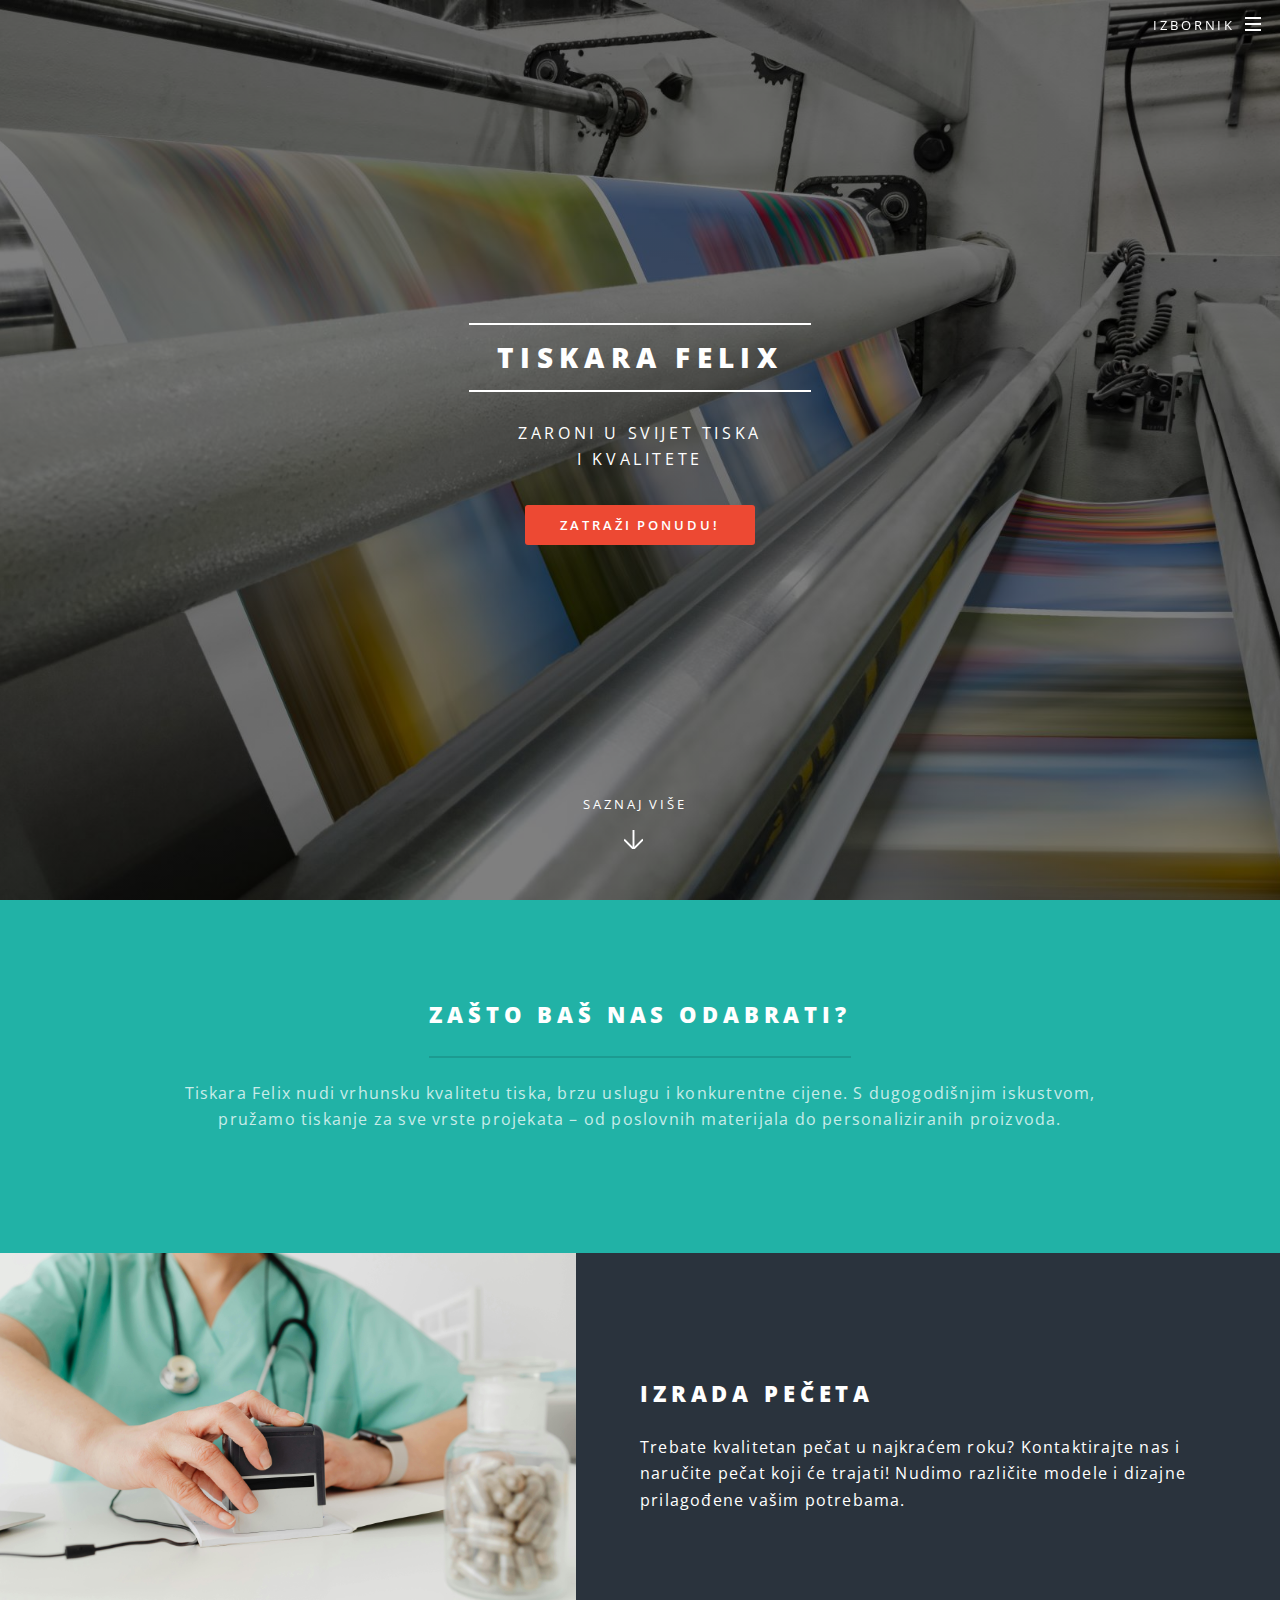
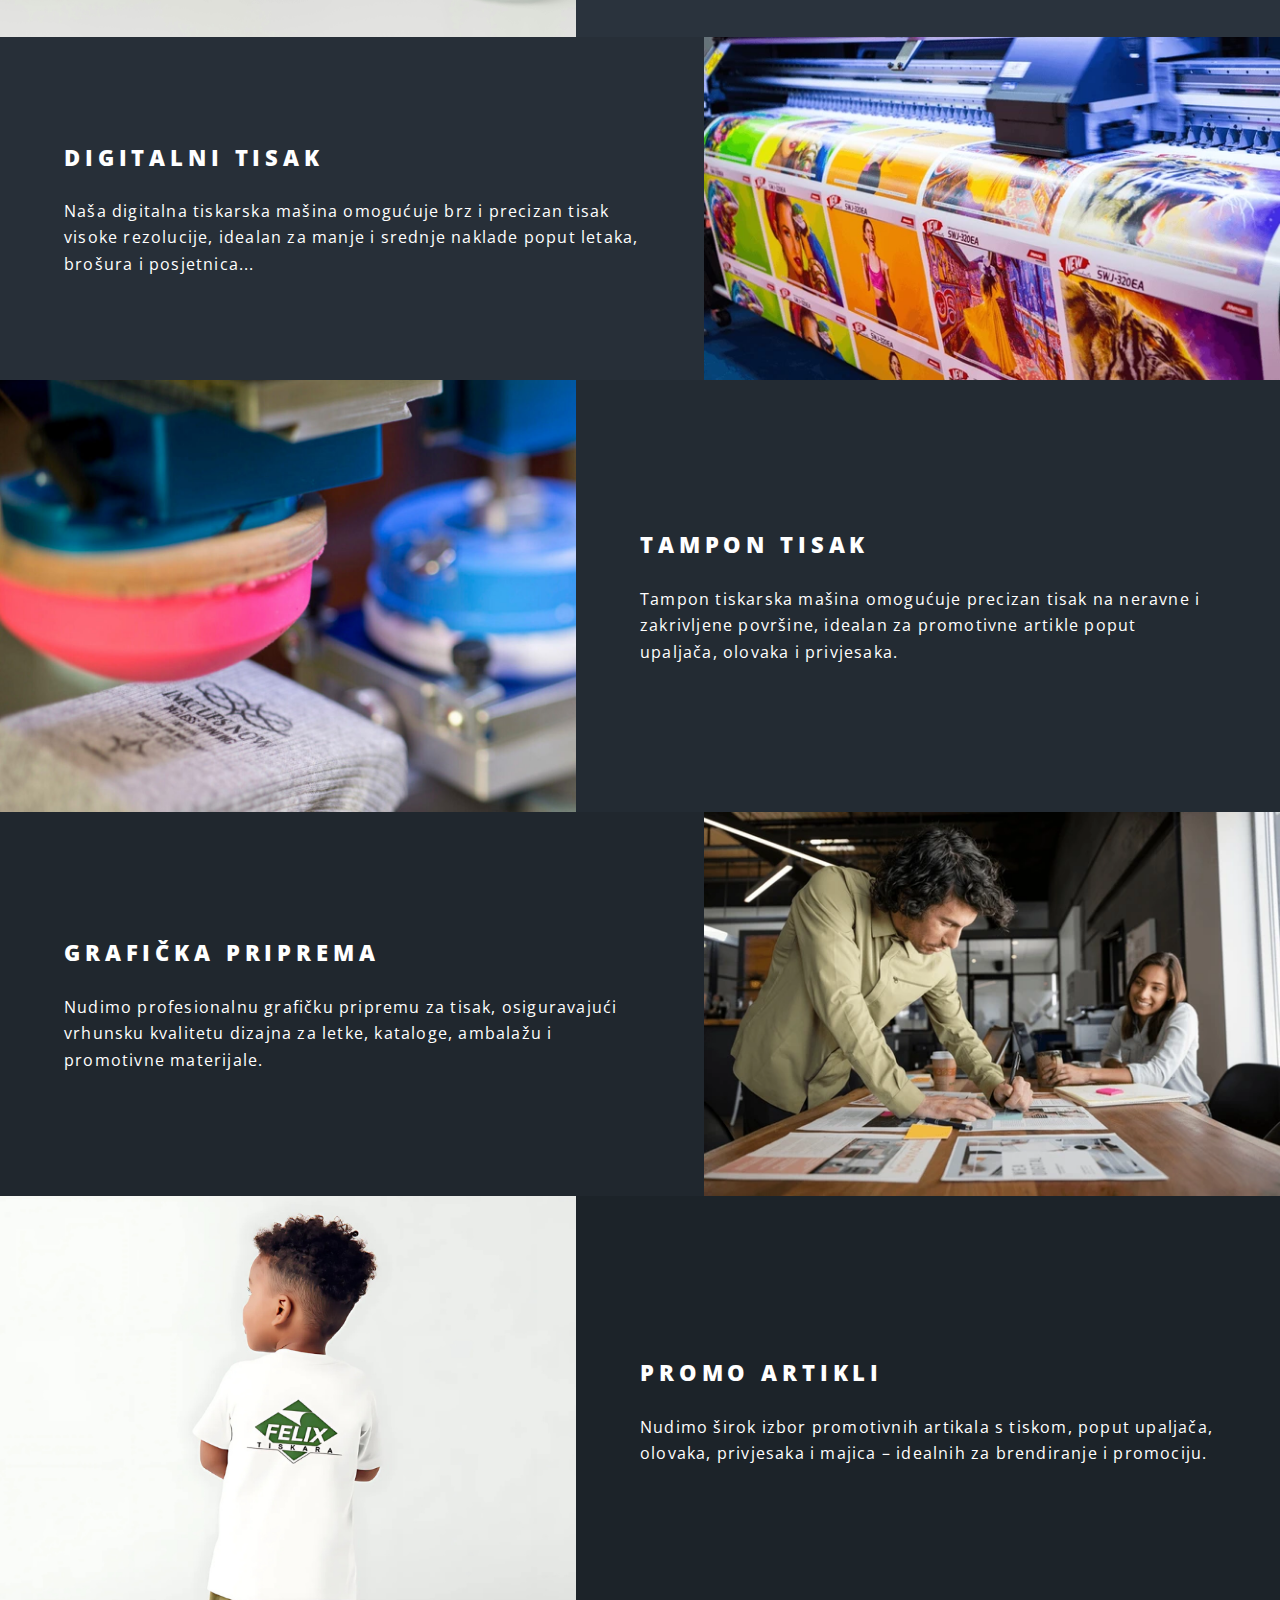
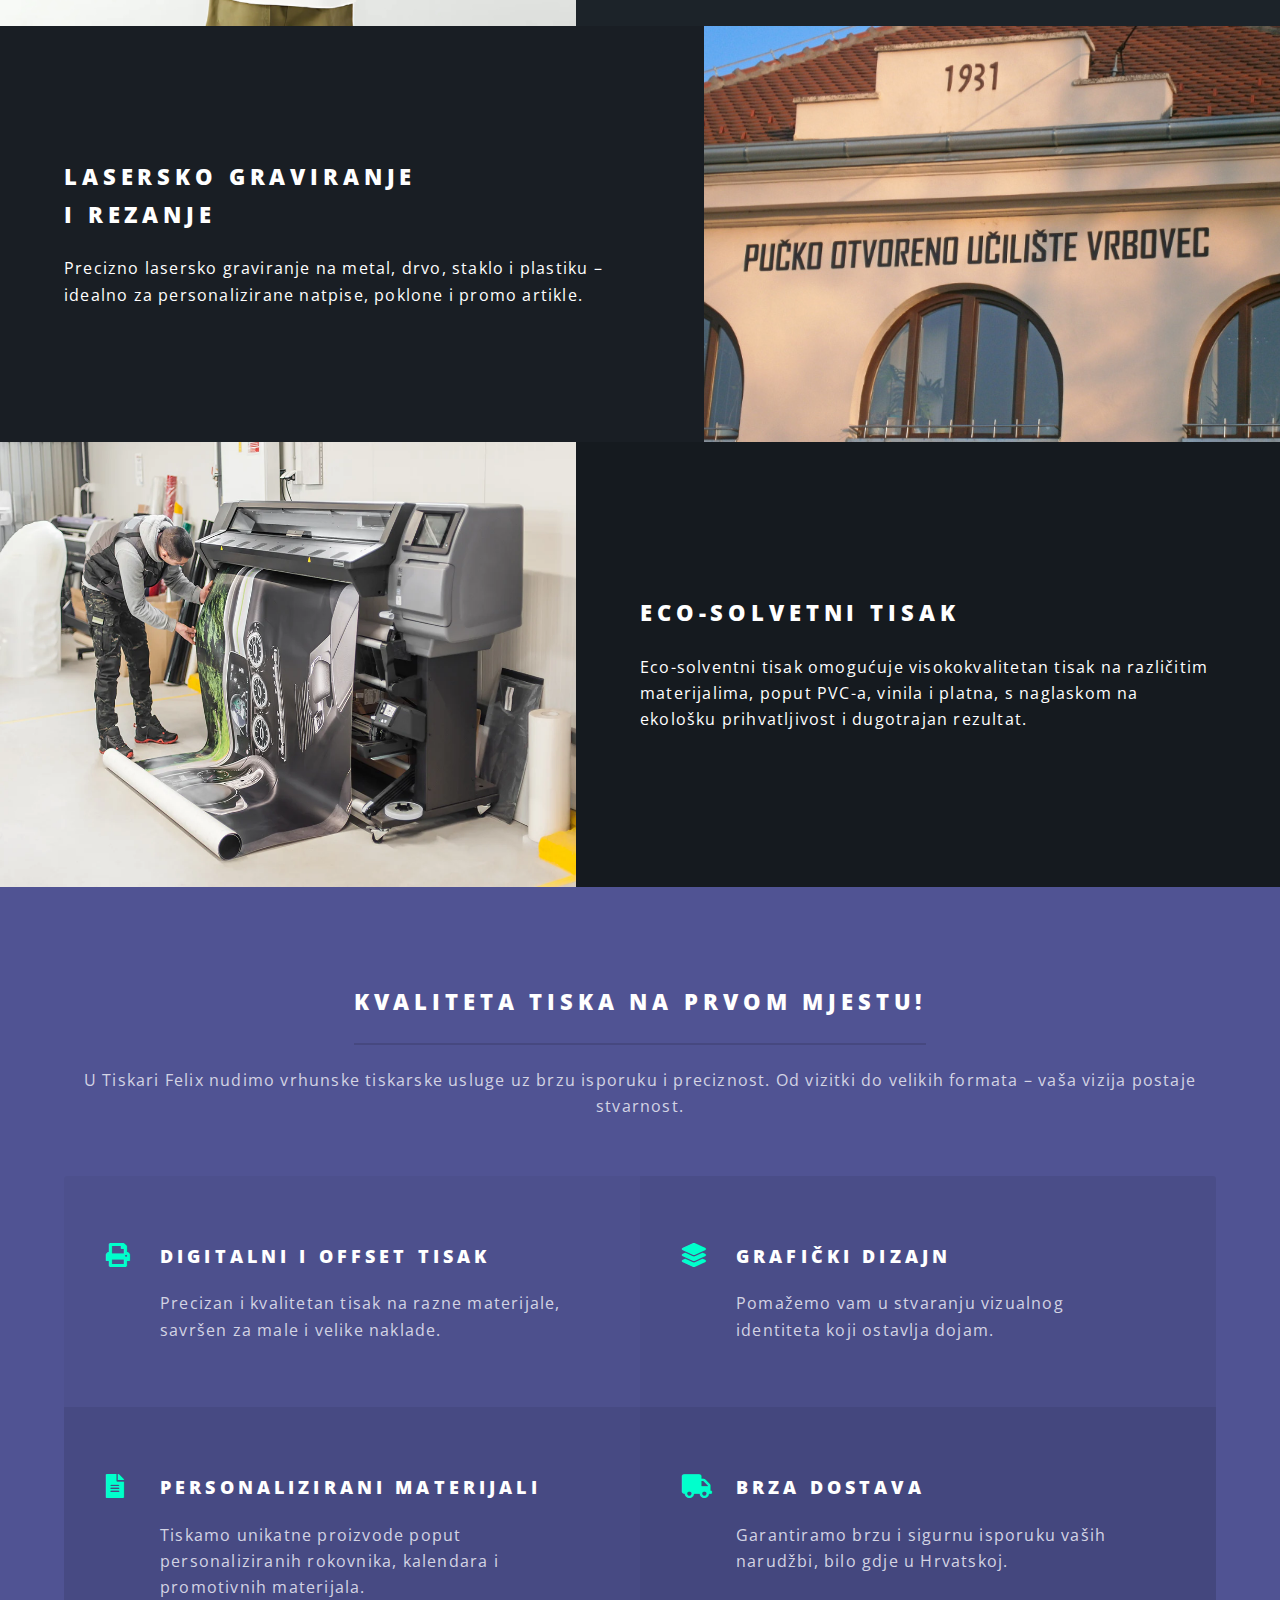
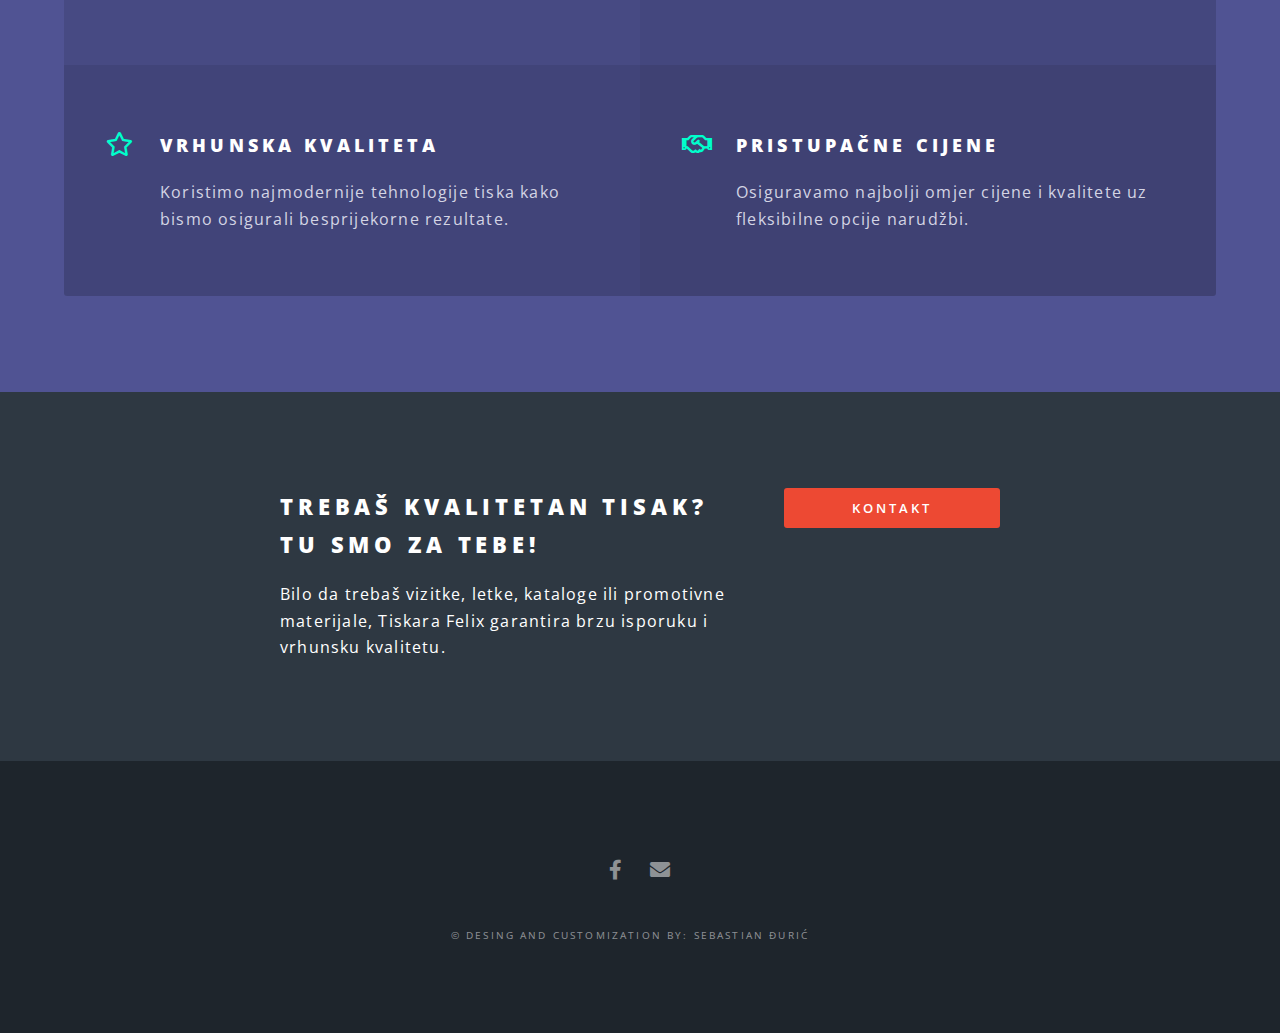
<file: Tiskara Felix/index.html>
<!DOCTYPE HTML>
<html>
	<head>
		<title>Tiskara Felix</title>
		<meta charset="utf-8" />
		<meta name="viewport" content="width=device-width, initial-scale=1, user-scalable=no" />
		<link rel="stylesheet" href="assets/css/main.css" />
		<noscript><link rel="stylesheet" href="assets/css/noscript.css" /></noscript>
		<meta name="author" content="Sebastian Đurić">
		<link rel="icon" href="images/logoofelix.png" type="image/png">
		<meta name="Description" content="tiskara felix vrbovec">
        <meta name="Keywords" content="tisak, digitalni tisak, tisak velikih formata, sitotisak">
		<link rel="stylesheet" href="./assets/css/main.css">
	</head>
	<body class="landing is-preload">

		<!-- Page Wrapper -->
			<div id="page-wrapper">

				<!-- Header -->
					<header id="header" class="alt">
						<h1><a href="index.html">Tiskara Felix</a></h1>
						<nav id="nav">
							<ul>
								<li class="special">
									<a href="#menu" class="menuToggle"><span>Izbornik</span></a>
									<div id="menu">
										<ul>
											<li><a href="index.html">Početna</a></li>
											<li><a href="./kontakt.html">Kontakt</a></li>
										</ul>
									</div>
								</li>
							</ul>
						</nav>
					</header>

				<!-- Banner -->
					<section id="banner">
						<div class="inner">
							<h2>Tiskara Felix</h2>
							<p>Zaroni u svijet tiska<br />
							i kvalitete<br />
							
							<ul class="actions special">
								<li><a href="./kontakt.html#upit" class="button primary">Zatraži ponudu!</a></li>
							</ul>
						</div>
						<a href="#one" class="more scrolly">Saznaj više</a>
					</section>

				<!-- Prva -->
					<section id="one" class="wrapper style1 special">
						<div class="inner">
							<header class="major">
								<h2>Zašto baš nas odabrati?</h2>
								<p>Tiskara Felix nudi vrhunsku kvalitetu tiska, brzu uslugu i konkurentne cijene. S dugogodišnjim iskustvom,<br />
									pružamo tiskanje za sve vrste projekata – od poslovnih materijala do personaliziranih proizvoda. </p>
							</header>
							
						</div>
					</section>

				<!-- Druga -->
					<section id="two" class="wrapper alt style2">
						<section class="spotlight">
							<div class="image"><img src="images/pecat.jpg" alt="" /></div><div class="content">
								<h2>Izrada pečeta</h2>
								<p>Trebate kvalitetan pečat u najkraćem roku? Kontaktirajte nas i naručite pečat koji će trajati! Nudimo različite modele i dizajne prilagođene vašim potrebama.</p>
							</div>
						</section>
						<section class="spotlight">
							<div class="image"><img src="images/digitalnitisak.jpg" alt="" /></div><div class="content">
								<h2>Digitalni tisak</h2>
								<p>Naša digitalna tiskarska mašina omogućuje brz i precizan tisak visoke rezolucije, idealan za manje i srednje naklade poput letaka, brošura i posjetnica...</p>
							</div>
						</section>
						
					
					
					<section class="spotlight">
						<div class="image"><img src="images/tampontisakjpg.jpg" alt="" /></div><div class="content">
							<h2>Tampon tisak</h2>
							<p>Tampon tiskarska mašina omogućuje precizan tisak na neravne i zakrivljene površine, idealan za promotivne artikle poput upaljača, olovaka i privjesaka.</p>
						</div>
					</section>
					<section class="spotlight">
						<div class="image"><img src="images/grafickapriprema.jpg" alt="" /></div><div class="content">
							<h2>Grafička priprema</h2>
							<p>Nudimo profesionalnu grafičku pripremu za tisak, osiguravajući vrhunsku kvalitetu dizajna za letke, kataloge, ambalažu i promotivne materijale.</p>
						</div>
					</section>
					<section class="spotlight">
						<div class="image"><img src="images/promoartikl.png" alt="" /></div><div class="content">
							<h2>Promo artikli</h2>
							<p>Nudimo širok izbor promotivnih artikala s tiskom, poput upaljača, olovaka, privjesaka i majica – idealnih za brendiranje i promociju.</p>
						</div>
					</section>

					<section class="spotlight">
						<div class="image"><img src="images/lasergraviranje.png" alt="" /></div><div class="content">
							<h2>Lasersko graviranje <br> 
								i rezanje</h2>
							<p>Precizno lasersko graviranje na metal, drvo, staklo i plastiku – idealno za personalizirane natpise, poklone i promo artikle.</p>
						</div>
					</section>

					<section class="spotlight">
						<div class="image"><img src="images/eco_solv.png" alt="" /></div><div class="content">
							<h2>Eco-solvetni tisak</h2>
							<p>Eco-solventni tisak omogućuje visokokvalitetan tisak na različitim materijalima, poput PVC-a, vinila i platna, s naglaskom na ekološku prihvatljivost i dugotrajan rezultat.</p>
						</div>
					</section>

				<!-- Treca -->
				<section id="three" class="wrapper style3 special">
					<div class="inner">
						<header class="major">
							<h2>Kvaliteta tiska na prvom mjestu!</h2>
							<p>U Tiskari Felix nudimo vrhunske tiskarske usluge uz brzu isporuku i preciznost. 
							Od vizitki do velikih formata – vaša vizija postaje stvarnost.</p>
						</header>
						<ul class="features">
							<li class="icon solid fa-print">
								<h3>Digitalni i offset tisak</h3>
								<p>Precizan i kvalitetan tisak na razne materijale, savršen za male i velike naklade.</p>
							</li>
							<li class="icon solid fa-layer-group">
								<h3>Grafički dizajn</h3>
								<p>Pomažemo vam u stvaranju vizualnog identiteta koji ostavlja dojam.</p>
							</li>
							<li class="icon solid fa-file-alt">
								<h3>Personalizirani materijali</h3>
								<p>Tiskamo unikatne proizvode poput personaliziranih rokovnika, kalendara i promotivnih materijala.</p>
							</li>
							<li class="icon solid fa-truck">
								<h3>Brza dostava</h3>
								<p>Garantiramo brzu i sigurnu isporuku vaših narudžbi, bilo gdje u Hrvatskoj.</p>
							</li>
							<li class="icon fa-star">
								<h3>Vrhunska kvaliteta</h3>
								<p>Koristimo najmodernije tehnologije tiska kako bismo osigurali besprijekorne rezultate.</p>
							</li>
							<li class="icon fa-handshake">
								<h3>Pristupačne cijene</h3>
								<p>Osiguravamo najbolji omjer cijene i kvalitete uz fleksibilne opcije narudžbi.</p>
							</li>
						</ul>
					</div>
				</section>

				<!-- Kontakt -->
					<section id="cta" class="wrapper style4">
						<div class="inner">
							<header>
								<h2>Trebaš kvalitetan tisak? Tu smo za tebe!</h2>
								<p>Bilo da trebaš vizitke, letke, kataloge ili promotivne materijale, Tiskara Felix garantira brzu isporuku i vrhunsku kvalitetu.</p>
							</header>
							<ul class="actions stacked">
								<li><a href="./kontakt.html" class="button fit primary">Kontakt</a></li>
							</ul>
						</div>
					</section>
				<!-- Footer -->
					<footer id="footer">
						<ul class="icons">
							
							<li><a href="https://www.facebook.com/p/Tiskara-Felix-100054412603315/" class="icon brands fa-facebook-f"><span class="label">Facebook</span></a></li>
							<li><a href="#" class="icon solid fa-envelope"><span class="label">Email</span></a></li>
						</ul>
						<ul class="copyright">
							<li>&copy; Desing and customization by: Sebastian Đurić </li><li></li>
						</ul>
					</footer>

			</div>

		<!-- Skripte -->
			<script src="assets/js/jquery.min.js"></script>
			<script src="assets/js/jquery.scrollex.min.js"></script>
			<script src="assets/js/jquery.scrolly.min.js"></script>
			<script src="assets/js/browser.min.js"></script>
			<script src="assets/js/breakpoints.min.js"></script>
			<script src="assets/js/util.js"></script>
			<script src="assets/js/main.js"></script>

	</body>
</html>
</file>
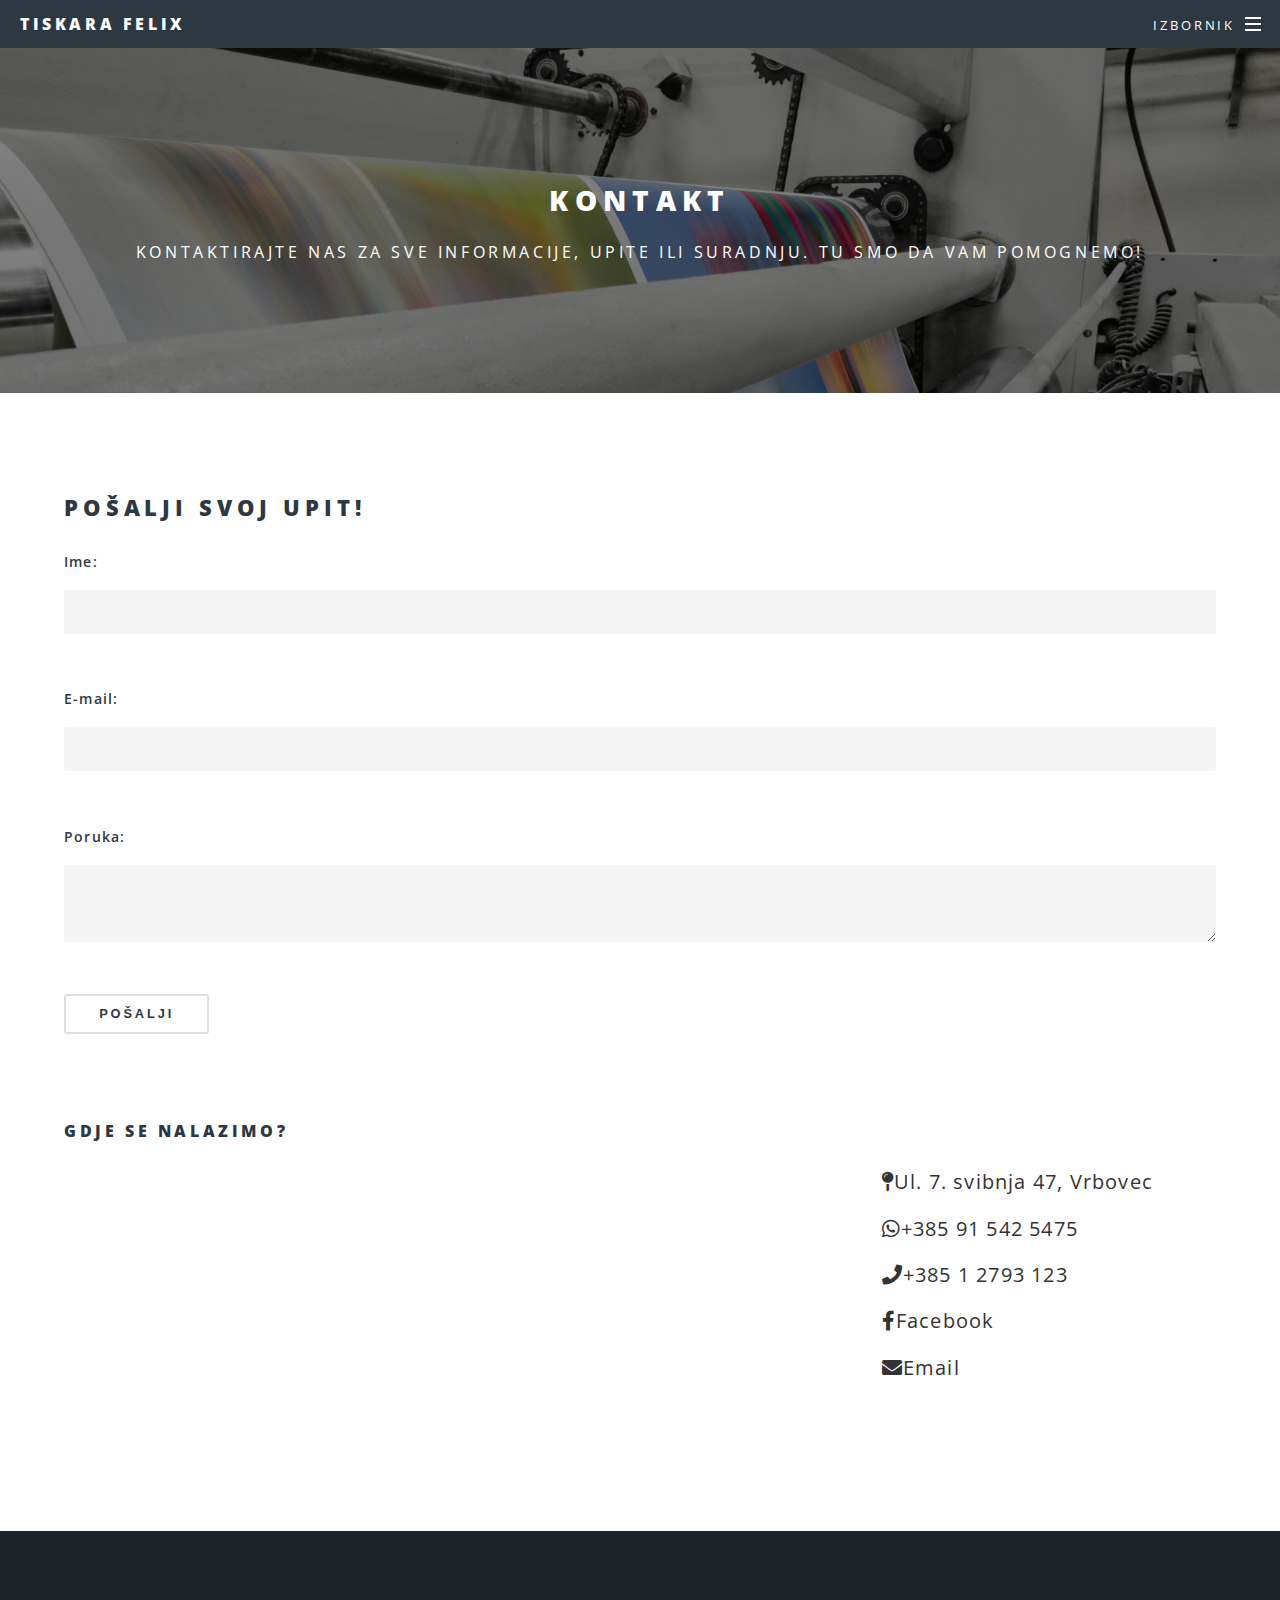
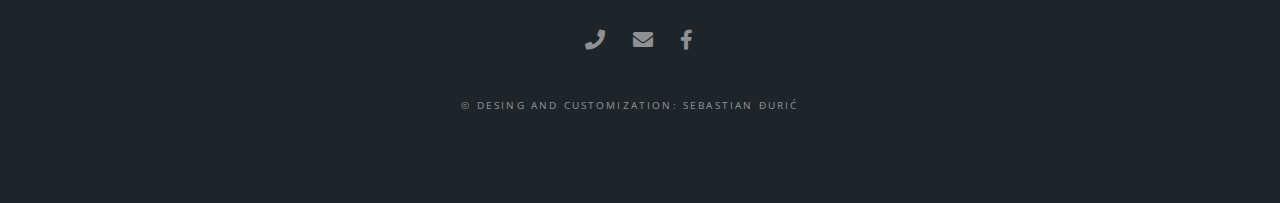
<file: Tiskara Felix/kontakt.html>
<!DOCTYPE HTML>
<html>
	<head>
		<title>Usluge</title>
		<meta charset="utf-8" />
		<meta name="viewport" content="width=device-width, initial-scale=1, user-scalable=no" />
		<link rel="stylesheet" href="assets/css/main.css" />
		<meta name="author" content="Sebastian Đurić">
		<link rel="icon" href="images/logoofelix.png" type="image/png">		
		<meta name="Description" content="tiskara felix vrbovec">
        <meta name="Keywords" content="tisak, digitalni tisak, tisak velikih formata, sitotisak">
		<noscript><link rel="stylesheet" href="assets/css/noscript.css" /></noscript>
	</head>
	<body class="is-preload">

		<!-- Page Wrapper -->
			<div id="page-wrapper">

				<!-- Header -->
					<header id="header">
						<h1><a href="index.html">Tiskara felix</a></h1>
						<nav id="nav">
							<ul>
								<li class="special">
									<a href="#menu" class="menuToggle"><span>Izbornik</span></a>
									<div id="menu">
										<ul>
											<li><a href="./index.html">Početna</a></li>
											<li><a href="./kontakt.html">Kontakt</a></li>
										</ul>
									</div>
								</li>
							</ul>
						</nav>
					</header>

				<!-- Main -->
					<article id="main">
						<header>
							<h2>Kontakt</h2>
							<p>Kontaktirajte nas za sve informacije, upite ili suradnju. Tu smo da vam pomognemo!</p>
						</header>
						<section class="wrapper style5" id="upit">
							<div class="inner">
									<h2>Pošalji svoj upit!</h2>

									<form action="https://formspree.io/f/xzzdarol" method="POST">
										<label for="ime">Ime:</label>
										<input type="text" id="ime" name="ime" required ><br><br>
									
										<label for="email">E-mail:</label>
										<input type="email" id="email" name="email" required><br><br>
									
										<label for="poruka">Poruka:</label>
										<textarea id="poruka" name="poruka" required></textarea><br><br>
									
										<button type="submit">Pošalji</button>
									</form>
										<br>
										<br>
								

									<section>
										<h4>Gdje se nalazimo?</h4>
									
										<div class="kontakt-content">
											<!-- Mapa -->
											<div class="mapa">
												<iframe 
												src="https://www.google.com/maps/embed?pb=!1m18!1m12!1m3!1d2777.177583002987!2d16.416026276624706!3d45.88776130507786!2m3!1f0!2f0!3f0!3m2!1i1024!2i768!4f13.1!3m3!1m2!1s0x47666b8d5c1625a7%3A0xfac6ea3da113a0ea!2sUl.%207.%20svibnja%2047%2C%2010340%2C%20Vrbovec!5e0!3m2!1sen!2shr!4v1739304397816!5m2!1sen!2shr" 
												style="border:0; width: 100%; height: 300px;" 
												allowfullscreen="" 
												loading="lazy" 
												referrerpolicy="no-referrer-when-downgrade">
											</iframe>											</div>
									
											<!-- Ikone -->
											<div class="kontakt-ikone">
												<ul>
													<ul>
														<ul>
															<li><a href="https://maps.app.goo.gl/TFqpDt4XijwbXg8W9" class="icon solid fa-map-pin" target="_blank">Ul. 7. svibnja 47, Vrbovec</a></li>
															<li><a href="https://wa.me/993055365" class="icon brands fa-whatsapp" title="WhatsApp">+385 91 542 5475</a></li>
															<li><a href="tel:+38512793123" class="icon solid fa-phone" title="Telefon">+385 1 2793 123</a></li>
															<li><a href="https://www.facebook.com/p/Tiskara-Felix-100054412603315/" class="icon brands fa-facebook-f" target="_blank">Facebook</a></li>
															<li><a href="mailto:tiskara.felix@gmail.com" class="icon solid fa-envelope" target="_blank">Email</a></li>
											    </ul>
											</div>
									</section>

							</div>
						</section>
					</article>

				<!-- Footer -->
				<footer id="footer">
					<ul class="icons">
						<li><a href="tel:+385 1 2793 123" class="icon solid fa-phone" title="Telefon"></a></li>
						<li><a href="mailto:tiskara.felix@gmail.com" class="icon solid fa-envelope"><span class="label">Email</span></a></li>
						<li><a href="https://www.facebook.com/p/Tiskara-Felix-100054412603315/" class="icon brands fa-facebook-f"><span class="label"></span></a></li>
					</ul>
					<ul class="copyright">
						<li>&copy; Desing and customization: Sebastian Đurić </li><li></li>
					</ul>
				</footer>

			</div>

		<!-- Scripts -->
			<script src="assets/js/jquery.min.js"></script>
			<script src="assets/js/jquery.scrollex.min.js"></script>
			<script src="assets/js/jquery.scrolly.min.js"></script>
			<script src="assets/js/browser.min.js"></script>
			<script src="assets/js/breakpoints.min.js"></script>
			<script src="assets/js/util.js"></script>
			<script src="assets/js/main.js"></script>

	</body>
</html>
</file>
<file: Tiskara Felix/assets/css/noscript.css>
/* Banner */

	body.is-preload #banner h2 {
		-moz-transform: none;
		-webkit-transform: none;
		-ms-transform: none;
		transform: none;
		opacity: 1;
	}

		body.is-preload #banner h2:before, body.is-preload #banner h2:after {
			width: 100%;
		}

	body.is-preload #banner .more {
		-moz-transform: none;
		-webkit-transform: none;
		-ms-transform: none;
		transform: none;
		opacity: 1;
	}

	body.is-preload #banner:after {
		opacity: 0;
	}
</file>
<file: Tiskara Felix/assets/css/main.css>
@import url(fontawesome-all.min.css);
@import url("https://fonts.googleapis.com/css?family=Open+Sans:400,400italic,600,600italic,800,800italic");

html, body, div, span, applet, object,
iframe, h1, h2, h3, h4, h5, h6, p, blockquote,
pre, a, abbr, acronym, address, big, cite,
code, del, dfn, em, img, ins, kbd, q, s, samp,
small, strike, strong, sub, sup, tt, var, b,
u, i, center, dl, dt, dd, ol, ul, li, fieldset,
form, label, legend, table, caption, tbody,
tfoot, thead, tr, th, td, article, aside,
canvas, details, embed, figure, figcaption,
footer, header, hgroup, menu, nav, output, ruby,
section, summary, time, mark, audio, video {
	margin: 0;
	padding: 0;
	border: 0;
	font-size: 100%;
	font: inherit;
	vertical-align: baseline;}

article, aside, details, figcaption, figure,
footer, header, hgroup, menu, nav, section {
	display: block;}

body {
	line-height: 1;
}

ol, ul {
	list-style: none;
}

blockquote, q {
	quotes: none;
}

	blockquote:before, blockquote:after, q:before, q:after {
		content: '';
		content: none;
	}

table {
	border-collapse: collapse;
	border-spacing: 0;
}

body {
	-webkit-text-size-adjust: none;
}

mark {
	background-color: transparent;
	color: inherit;
}

input::-moz-focus-inner {
	border: 0;
	padding: 0;
}

input, select, textarea {
	-moz-appearance: none;
	-webkit-appearance: none;
	-ms-appearance: none;
	appearance: none;
}

/* Basic */

	@-ms-viewport {
		width: device-width;
	}

	html {
		box-sizing: border-box;
	}

	*, *:before, *:after {
		box-sizing: inherit;
	}

	body {
		background: #2e3842;
	}

		body.is-preload *, body.is-preload *:before, body.is-preload *:after {
			-moz-animation: none !important;
			-webkit-animation: none !important;
			-ms-animation: none !important;
			animation: none !important;
			-moz-transition: none !important;
			-webkit-transition: none !important;
			-ms-transition: none !important;
			transition: none !important;
		}

	body, input, select, textarea {
		color: #fff;
		font-family: "Open Sans", Helvetica, sans-serif;
		font-size: 15pt;
		font-weight: 400;
		letter-spacing: 0.075em;
		line-height: 1.65em;
	}

		@media screen and (max-width: 1680px) {

			body, input, select, textarea {
				font-size: 13pt;
			}

		}

		@media screen and (max-width: 1280px) {

			body, input, select, textarea {
				font-size: 12pt;
			}

		}

		@media screen and (max-width: 736px) {

			body, input, select, textarea {
				font-size: 11pt;
				letter-spacing: 0.0375em;
			}

		}

	a {
		-moz-transition: color 0.2s ease, border-bottom-color 0.2s ease;
		-webkit-transition: color 0.2s ease, border-bottom-color 0.2s ease;
		-ms-transition: color 0.2s ease, border-bottom-color 0.2s ease;
		transition: color 0.2s ease, border-bottom-color 0.2s ease;
		border-bottom: dotted 1px;
		color: inherit;
		text-decoration: none;
	}

		a:hover {
			border-bottom-color: transparent;
		}

	strong, b {
		color: #fff;
		font-weight: 600;
	}

	em, i {
		font-style: italic;
	}

	p {
		margin: 0 0 2em 0;
	}

	h1, h2, h3, h4, h5, h6 {
		color: #fff;
		font-weight: 800;
		letter-spacing: 0.225em;
		line-height: 1em;
		margin: 0 0 1em 0;
		text-transform: uppercase;
	}

		h1 a, h2 a, h3 a, h4 a, h5 a, h6 a {
			color: inherit;
			text-decoration: none;
		}

	h2 {
		font-size: 1.35em;
		line-height: 1.75em;
	}

		@media screen and (max-width: 736px) {

			h2 {
				font-size: 1.1em;
				line-height: 1.65em;
			}

		}

	h3 {
		font-size: 1.15em;
		line-height: 1.75em;
	}

		@media screen and (max-width: 736px) {

			h3 {
				font-size: 1em;
				line-height: 1.65em;
			}

		}

	h4 {
		font-size: 1em;
		line-height: 1.5em;
	}

	h5 {
		font-size: 0.8em;
		line-height: 1.5em;
	}

	h6 {
		font-size: 0.7em;
		line-height: 1.5em;
	}

	sub {
		font-size: 0.8em;
		position: relative;
		top: 0.5em;
	}

	sup {
		font-size: 0.8em;
		position: relative;
		top: -0.5em;
	}

	hr {
		border: 0;
		border-bottom: solid 2px #fff;
		margin: 3em 0;
	}

		hr.major {
			margin: 4.5em 0;
		}

	blockquote {
		border-left: solid 4px #fff;
		font-style: italic;
		margin: 0 0 2em 0;
		padding: 0.5em 0 0.5em 2em;
	}

	code {
		background: rgba(144, 144, 144, 0.25);
		border-radius: 3px;
		font-family: "Courier New", monospace;
		font-size: 0.9em;
		letter-spacing: 0;
		margin: 0 0.25em;
		padding: 0.25em 0.65em;
	}

	pre {
		-webkit-overflow-scrolling: touch;
		font-family: "Courier New", monospace;
		font-size: 0.9em;
		margin: 0 0 2em 0;
	}

		pre code {
			display: block;
			line-height: 1.75em;
			padding: 1em 1.5em;
			overflow-x: auto;
		}

	.align-left {
		text-align: left;
	}

	.align-center {
		text-align: center;
	}

	.align-right {
		text-align: right;
	}

/* Row */

	.row {
		display: flex;
		flex-wrap: wrap;
		box-sizing: border-box;
		align-items: stretch;
	}

		.row > * {
			box-sizing: border-box;
		}

		.row.gtr-uniform > * > :last-child {
			margin-bottom: 0;
		}

		.row.aln-left {
			justify-content: flex-start;
		}

		.row.aln-center {
			justify-content: center;
		}

		.row.aln-right {
			justify-content: flex-end;
		}

		.row.aln-top {
			align-items: flex-start;
		}

		.row.aln-middle {
			align-items: center;
		}

		.row.aln-bottom {
			align-items: flex-end;
		}

		.row > .imp {
			order: -1;
		}

		.row > .col-1 {
			width: 8.33333%;
		}

		.row > .off-1 {
			margin-left: 8.33333%;
		}

		.row > .col-2 {
			width: 16.66667%;
		}

		.row > .off-2 {
			margin-left: 16.66667%;
		}

		.row > .col-3 {
			width: 25%;
		}

		.row > .off-3 {
			margin-left: 25%;
		}

		.row > .col-4 {
			width: 33.33333%;
		}

		.row > .off-4 {
			margin-left: 33.33333%;
		}

		.row > .col-5 {
			width: 41.66667%;
		}

		.row > .off-5 {
			margin-left: 41.66667%;
		}

		.row > .col-6 {
			width: 50%;
		}

		.row > .off-6 {
			margin-left: 50%;
		}

		.row > .col-7 {
			width: 58.33333%;
		}

		.row > .off-7 {
			margin-left: 58.33333%;
		}

		.row > .col-8 {
			width: 66.66667%;
		}

		.row > .off-8 {
			margin-left: 66.66667%;
		}

		.row > .col-9 {
			width: 75%;
		}

		.row > .off-9 {
			margin-left: 75%;
		}

		.row > .col-10 {
			width: 83.33333%;
		}

		.row > .off-10 {
			margin-left: 83.33333%;
		}

		.row > .col-11 {
			width: 91.66667%;
		}

		.row > .off-11 {
			margin-left: 91.66667%;
		}

		.row > .col-12 {
			width: 100%;
		}

		.row > .off-12 {
			margin-left: 100%;
		}

		.row.gtr-0 {
			margin-top: 0;
			margin-left: 0em;
		}

			.row.gtr-0 > * {
				padding: 0 0 0 0em;
			}

			.row.gtr-0.gtr-uniform {
				margin-top: 0em;
			}

				.row.gtr-0.gtr-uniform > * {
					padding-top: 0em;
				}

		.row.gtr-25 {
			margin-top: 0;
			margin-left: -0.375em;
		}

			.row.gtr-25 > * {
				padding: 0 0 0 0.375em;
			}

			.row.gtr-25.gtr-uniform {
				margin-top: -0.375em;
			}

				.row.gtr-25.gtr-uniform > * {
					padding-top: 0.375em;
				}

		.row.gtr-50 {
			margin-top: 0;
			margin-left: -0.75em;
		}

			.row.gtr-50 > * {
				padding: 0 0 0 0.75em;
			}

			.row.gtr-50.gtr-uniform {
				margin-top: -0.75em;
			}

				.row.gtr-50.gtr-uniform > * {
					padding-top: 0.75em;
				}

		.row {
			margin-top: 0;
			margin-left: -1.5em;
		}

			.row > * {
				padding: 0 0 0 1.5em;
			}

			.row.gtr-uniform {
				margin-top: -1.5em;
			}

				.row.gtr-uniform > * {
					padding-top: 1.5em;
				}

		.row.gtr-150 {
			margin-top: 0;
			margin-left: -2.25em;
		}

			.row.gtr-150 > * {
				padding: 0 0 0 2.25em;
			}

			.row.gtr-150.gtr-uniform {
				margin-top: -2.25em;
			}

				.row.gtr-150.gtr-uniform > * {
					padding-top: 2.25em;
				}

		.row.gtr-200 {
			margin-top: 0;
			margin-left: -3em;
		}

			.row.gtr-200 > * {
				padding: 0 0 0 3em;
			}

			.row.gtr-200.gtr-uniform {
				margin-top: -3em;
			}

				.row.gtr-200.gtr-uniform > * {
					padding-top: 3em;
				}

		@media screen and (max-width: 1680px) {

			.row {
				display: flex;
				flex-wrap: wrap;
				box-sizing: border-box;
				align-items: stretch;
			}

				.row > * {
					box-sizing: border-box;
				}

				.row.gtr-uniform > * > :last-child {
					margin-bottom: 0;
				}

				.row.aln-left {
					justify-content: flex-start;
				}

				.row.aln-center {
					justify-content: center;
				}

				.row.aln-right {
					justify-content: flex-end;
				}

				.row.aln-top {
					align-items: flex-start;
				}

				.row.aln-middle {
					align-items: center;
				}

				.row.aln-bottom {
					align-items: flex-end;
				}

				.row > .imp-xlarge {
					order: -1;
				}

				.row > .col-1-xlarge {
					width: 8.33333%;
				}

				.row > .off-1-xlarge {
					margin-left: 8.33333%;
				}

				.row > .col-2-xlarge {
					width: 16.66667%;
				}

				.row > .off-2-xlarge {
					margin-left: 16.66667%;
				}

				.row > .col-3-xlarge {
					width: 25%;
				}

				.row > .off-3-xlarge {
					margin-left: 25%;
				}

				.row > .col-4-xlarge {
					width: 33.33333%;
				}

				.row > .off-4-xlarge {
					margin-left: 33.33333%;
				}

				.row > .col-5-xlarge {
					width: 41.66667%;
				}

				.row > .off-5-xlarge {
					margin-left: 41.66667%;
				}

				.row > .col-6-xlarge {
					width: 50%;
				}

				.row > .off-6-xlarge {
					margin-left: 50%;
				}

				.row > .col-7-xlarge {
					width: 58.33333%;
				}

				.row > .off-7-xlarge {
					margin-left: 58.33333%;
				}

				.row > .col-8-xlarge {
					width: 66.66667%;
				}

				.row > .off-8-xlarge {
					margin-left: 66.66667%;
				}

				.row > .col-9-xlarge {
					width: 75%;
				}

				.row > .off-9-xlarge {
					margin-left: 75%;
				}

				.row > .col-10-xlarge {
					width: 83.33333%;
				}

				.row > .off-10-xlarge {
					margin-left: 83.33333%;
				}

				.row > .col-11-xlarge {
					width: 91.66667%;
				}

				.row > .off-11-xlarge {
					margin-left: 91.66667%;
				}

				.row > .col-12-xlarge {
					width: 100%;
				}

				.row > .off-12-xlarge {
					margin-left: 100%;
				}

				.row.gtr-0 {
					margin-top: 0;
					margin-left: 0em;
				}

					.row.gtr-0 > * {
						padding: 0 0 0 0em;
					}

					.row.gtr-0.gtr-uniform {
						margin-top: 0em;
					}

						.row.gtr-0.gtr-uniform > * {
							padding-top: 0em;
						}

				.row.gtr-25 {
					margin-top: 0;
					margin-left: -0.375em;
				}

					.row.gtr-25 > * {
						padding: 0 0 0 0.375em;
					}

					.row.gtr-25.gtr-uniform {
						margin-top: -0.375em;
					}

						.row.gtr-25.gtr-uniform > * {
							padding-top: 0.375em;
						}

				.row.gtr-50 {
					margin-top: 0;
					margin-left: -0.75em;
				}

					.row.gtr-50 > * {
						padding: 0 0 0 0.75em;
					}

					.row.gtr-50.gtr-uniform {
						margin-top: -0.75em;
					}

						.row.gtr-50.gtr-uniform > * {
							padding-top: 0.75em;
						}

				.row {
					margin-top: 0;
					margin-left: -1.5em;
				}

					.row > * {
						padding: 0 0 0 1.5em;
					}

					.row.gtr-uniform {
						margin-top: -1.5em;
					}

						.row.gtr-uniform > * {
							padding-top: 1.5em;
						}

				.row.gtr-150 {
					margin-top: 0;
					margin-left: -2.25em;
				}

					.row.gtr-150 > * {
						padding: 0 0 0 2.25em;
					}

					.row.gtr-150.gtr-uniform {
						margin-top: -2.25em;
					}

						.row.gtr-150.gtr-uniform > * {
							padding-top: 2.25em;
						}

				.row.gtr-200 {
					margin-top: 0;
					margin-left: -3em;
				}

					.row.gtr-200 > * {
						padding: 0 0 0 3em;
					}

					.row.gtr-200.gtr-uniform {
						margin-top: -3em;
					}

						.row.gtr-200.gtr-uniform > * {
							padding-top: 3em;
						}

		}

		@media screen and (max-width: 1280px) {

			.row {
				display: flex;
				flex-wrap: wrap;
				box-sizing: border-box;
				align-items: stretch;
			}

				.row > * {
					box-sizing: border-box;
				}

				.row.gtr-uniform > * > :last-child {
					margin-bottom: 0;
				}

				.row.aln-left {
					justify-content: flex-start;
				}

				.row.aln-center {
					justify-content: center;
				}

				.row.aln-right {
					justify-content: flex-end;
				}

				.row.aln-top {
					align-items: flex-start;
				}

				.row.aln-middle {
					align-items: center;
				}

				.row.aln-bottom {
					align-items: flex-end;
				}

				.row > .imp-large {
					order: -1;
				}

				.row > .col-1-large {
					width: 8.33333%;
				}

				.row > .off-1-large {
					margin-left: 8.33333%;
				}

				.row > .col-2-large {
					width: 16.66667%;
				}

				.row > .off-2-large {
					margin-left: 16.66667%;
				}

				.row > .col-3-large {
					width: 25%;
				}

				.row > .off-3-large {
					margin-left: 25%;
				}

				.row > .col-4-large {
					width: 33.33333%;
				}

				.row > .off-4-large {
					margin-left: 33.33333%;
				}

				.row > .col-5-large {
					width: 41.66667%;
				}

				.row > .off-5-large {
					margin-left: 41.66667%;
				}

				.row > .col-6-large {
					width: 50%;
				}

				.row > .off-6-large {
					margin-left: 50%;
				}

				.row > .col-7-large {
					width: 58.33333%;
				}

				.row > .off-7-large {
					margin-left: 58.33333%;
				}

				.row > .col-8-large {
					width: 66.66667%;
				}

				.row > .off-8-large {
					margin-left: 66.66667%;
				}

				.row > .col-9-large {
					width: 75%;
				}

				.row > .off-9-large {
					margin-left: 75%;
				}

				.row > .col-10-large {
					width: 83.33333%;
				}

				.row > .off-10-large {
					margin-left: 83.33333%;
				}

				.row > .col-11-large {
					width: 91.66667%;
				}

				.row > .off-11-large {
					margin-left: 91.66667%;
				}

				.row > .col-12-large {
					width: 100%;
				}

				.row > .off-12-large {
					margin-left: 100%;
				}

				.row.gtr-0 {
					margin-top: 0;
					margin-left: 0em;
				}

					.row.gtr-0 > * {
						padding: 0 0 0 0em;
					}

					.row.gtr-0.gtr-uniform {
						margin-top: 0em;
					}

						.row.gtr-0.gtr-uniform > * {
							padding-top: 0em;
						}

				.row.gtr-25 {
					margin-top: 0;
					margin-left: -0.375em;
				}

					.row.gtr-25 > * {
						padding: 0 0 0 0.375em;
					}

					.row.gtr-25.gtr-uniform {
						margin-top: -0.375em;
					}

						.row.gtr-25.gtr-uniform > * {
							padding-top: 0.375em;
						}

				.row.gtr-50 {
					margin-top: 0;
					margin-left: -0.75em;
				}

					.row.gtr-50 > * {
						padding: 0 0 0 0.75em;
					}

					.row.gtr-50.gtr-uniform {
						margin-top: -0.75em;
					}

						.row.gtr-50.gtr-uniform > * {
							padding-top: 0.75em;
						}

				.row {
					margin-top: 0;
					margin-left: -1.5em;
				}

					.row > * {
						padding: 0 0 0 1.5em;
					}

					.row.gtr-uniform {
						margin-top: -1.5em;
					}

						.row.gtr-uniform > * {
							padding-top: 1.5em;
						}

				.row.gtr-150 {
					margin-top: 0;
					margin-left: -2.25em;
				}

					.row.gtr-150 > * {
						padding: 0 0 0 2.25em;
					}

					.row.gtr-150.gtr-uniform {
						margin-top: -2.25em;
					}

						.row.gtr-150.gtr-uniform > * {
							padding-top: 2.25em;
						}

				.row.gtr-200 {
					margin-top: 0;
					margin-left: -3em;
				}

					.row.gtr-200 > * {
						padding: 0 0 0 3em;
					}

					.row.gtr-200.gtr-uniform {
						margin-top: -3em;
					}

						.row.gtr-200.gtr-uniform > * {
							padding-top: 3em;
						}

		}

		@media screen and (max-width: 980px) {

			.row {
				display: flex;
				flex-wrap: wrap;
				box-sizing: border-box;
				align-items: stretch;
			}

				.row > * {
					box-sizing: border-box;
				}

				.row.gtr-uniform > * > :last-child {
					margin-bottom: 0;
				}

				.row.aln-left {
					justify-content: flex-start;
				}

				.row.aln-center {
					justify-content: center;
				}

				.row.aln-right {
					justify-content: flex-end;
				}

				.row.aln-top {
					align-items: flex-start;
				}

				.row.aln-middle {
					align-items: center;
				}

				.row.aln-bottom {
					align-items: flex-end;
				}

				.row > .imp-medium {
					order: -1;
				}

				.row > .col-1-medium {
					width: 8.33333%;
				}

				.row > .off-1-medium {
					margin-left: 8.33333%;
				}

				.row > .col-2-medium {
					width: 16.66667%;
				}

				.row > .off-2-medium {
					margin-left: 16.66667%;
				}

				.row > .col-3-medium {
					width: 25%;
				}

				.row > .off-3-medium {
					margin-left: 25%;
				}

				.row > .col-4-medium {
					width: 33.33333%;
				}

				.row > .off-4-medium {
					margin-left: 33.33333%;
				}

				.row > .col-5-medium {
					width: 41.66667%;
				}

				.row > .off-5-medium {
					margin-left: 41.66667%;
				}

				.row > .col-6-medium {
					width: 50%;
				}

				.row > .off-6-medium {
					margin-left: 50%;
				}

				.row > .col-7-medium {
					width: 58.33333%;
				}

				.row > .off-7-medium {
					margin-left: 58.33333%;
				}

				.row > .col-8-medium {
					width: 66.66667%;
				}

				.row > .off-8-medium {
					margin-left: 66.66667%;
				}

				.row > .col-9-medium {
					width: 75%;
				}

				.row > .off-9-medium {
					margin-left: 75%;
				}

				.row > .col-10-medium {
					width: 83.33333%;
				}

				.row > .off-10-medium {
					margin-left: 83.33333%;
				}

				.row > .col-11-medium {
					width: 91.66667%;
				}

				.row > .off-11-medium {
					margin-left: 91.66667%;
				}

				.row > .col-12-medium {
					width: 100%;
				}

				.row > .off-12-medium {
					margin-left: 100%;
				}

				.row.gtr-0 {
					margin-top: 0;
					margin-left: 0em;
				}

					.row.gtr-0 > * {
						padding: 0 0 0 0em;
					}

					.row.gtr-0.gtr-uniform {
						margin-top: 0em;
					}

						.row.gtr-0.gtr-uniform > * {
							padding-top: 0em;
						}

				.row.gtr-25 {
					margin-top: 0;
					margin-left: -0.375em;
				}

					.row.gtr-25 > * {
						padding: 0 0 0 0.375em;
					}

					.row.gtr-25.gtr-uniform {
						margin-top: -0.375em;
					}

						.row.gtr-25.gtr-uniform > * {
							padding-top: 0.375em;
						}

				.row.gtr-50 {
					margin-top: 0;
					margin-left: -0.75em;
				}

					.row.gtr-50 > * {
						padding: 0 0 0 0.75em;
					}

					.row.gtr-50.gtr-uniform {
						margin-top: -0.75em;
					}

						.row.gtr-50.gtr-uniform > * {
							padding-top: 0.75em;
						}

				.row {
					margin-top: 0;
					margin-left: -1.5em;
				}

					.row > * {
						padding: 0 0 0 1.5em;
					}

					.row.gtr-uniform {
						margin-top: -1.5em;
					}

						.row.gtr-uniform > * {
							padding-top: 1.5em;
						}

				.row.gtr-150 {
					margin-top: 0;
					margin-left: -2.25em;
				}

					.row.gtr-150 > * {
						padding: 0 0 0 2.25em;
					}

					.row.gtr-150.gtr-uniform {
						margin-top: -2.25em;
					}

						.row.gtr-150.gtr-uniform > * {
							padding-top: 2.25em;
						}

				.row.gtr-200 {
					margin-top: 0;
					margin-left: -3em;
				}

					.row.gtr-200 > * {
						padding: 0 0 0 3em;
					}

					.row.gtr-200.gtr-uniform {
						margin-top: -3em;
					}

						.row.gtr-200.gtr-uniform > * {
							padding-top: 3em;
						}

		}

		@media screen and (max-width: 736px) {

			.row {
				display: flex;
				flex-wrap: wrap;
				box-sizing: border-box;
				align-items: stretch;
			}

				.row > * {
					box-sizing: border-box;
				}

				.row.gtr-uniform > * > :last-child {
					margin-bottom: 0;
				}

				.row.aln-left {
					justify-content: flex-start;
				}

				.row.aln-center {
					justify-content: center;
				}

				.row.aln-right {
					justify-content: flex-end;
				}

				.row.aln-top {
					align-items: flex-start;
				}

				.row.aln-middle {
					align-items: center;
				}

				.row.aln-bottom {
					align-items: flex-end;
				}

				.row > .imp-small {
					order: -1;
				}

				.row > .col-1-small {
					width: 8.33333%;
				}

				.row > .off-1-small {
					margin-left: 8.33333%;
				}

				.row > .col-2-small {
					width: 16.66667%;
				}

				.row > .off-2-small {
					margin-left: 16.66667%;
				}

				.row > .col-3-small {
					width: 25%;
				}

				.row > .off-3-small {
					margin-left: 25%;
				}

				.row > .col-4-small {
					width: 33.33333%;
				}

				.row > .off-4-small {
					margin-left: 33.33333%;
				}

				.row > .col-5-small {
					width: 41.66667%;
				}

				.row > .off-5-small {
					margin-left: 41.66667%;
				}

				.row > .col-6-small {
					width: 50%;
				}

				.row > .off-6-small {
					margin-left: 50%;
				}

				.row > .col-7-small {
					width: 58.33333%;
				}

				.row > .off-7-small {
					margin-left: 58.33333%;
				}

				.row > .col-8-small {
					width: 66.66667%;
				}

				.row > .off-8-small {
					margin-left: 66.66667%;
				}

				.row > .col-9-small {
					width: 75%;
				}

				.row > .off-9-small {
					margin-left: 75%;
				}

				.row > .col-10-small {
					width: 83.33333%;
				}

				.row > .off-10-small {
					margin-left: 83.33333%;
				}

				.row > .col-11-small {
					width: 91.66667%;
				}

				.row > .off-11-small {
					margin-left: 91.66667%;
				}

				.row > .col-12-small {
					width: 100%;
				}

				.row > .off-12-small {
					margin-left: 100%;
				}

				.row.gtr-0 {
					margin-top: 0;
					margin-left: 0em;
				}

					.row.gtr-0 > * {
						padding: 0 0 0 0em;
					}

					.row.gtr-0.gtr-uniform {
						margin-top: 0em;
					}

						.row.gtr-0.gtr-uniform > * {
							padding-top: 0em;
						}

				.row.gtr-25 {
					margin-top: 0;
					margin-left: -0.375em;
				}

					.row.gtr-25 > * {
						padding: 0 0 0 0.375em;
					}

					.row.gtr-25.gtr-uniform {
						margin-top: -0.375em;
					}

						.row.gtr-25.gtr-uniform > * {
							padding-top: 0.375em;
						}

				.row.gtr-50 {
					margin-top: 0;
					margin-left: -0.75em;
				}

					.row.gtr-50 > * {
						padding: 0 0 0 0.75em;
					}

					.row.gtr-50.gtr-uniform {
						margin-top: -0.75em;
					}

						.row.gtr-50.gtr-uniform > * {
							padding-top: 0.75em;
						}

				.row {
					margin-top: 0;
					margin-left: -1.5em;
				}

					.row > * {
						padding: 0 0 0 1.5em;
					}

					.row.gtr-uniform {
						margin-top: -1.5em;
					}

						.row.gtr-uniform > * {
							padding-top: 1.5em;
						}

				.row.gtr-150 {
					margin-top: 0;
					margin-left: -2.25em;
				}

					.row.gtr-150 > * {
						padding: 0 0 0 2.25em;
					}

					.row.gtr-150.gtr-uniform {
						margin-top: -2.25em;
					}

						.row.gtr-150.gtr-uniform > * {
							padding-top: 2.25em;
						}

				.row.gtr-200 {
					margin-top: 0;
					margin-left: -3em;
				}

					.row.gtr-200 > * {
						padding: 0 0 0 3em;
					}

					.row.gtr-200.gtr-uniform {
						margin-top: -3em;
					}

						.row.gtr-200.gtr-uniform > * {
							padding-top: 3em;
						}

		}

		@media screen and (max-width: 480px) {

			.row {
				display: flex;
				flex-wrap: wrap;
				box-sizing: border-box;
				align-items: stretch;
			}

				.row > * {
					box-sizing: border-box;
				}

				.row.gtr-uniform > * > :last-child {
					margin-bottom: 0;
				}

				.row.aln-left {
					justify-content: flex-start;
				}

				.row.aln-center {
					justify-content: center;
				}

				.row.aln-right {
					justify-content: flex-end;
				}

				.row.aln-top {
					align-items: flex-start;
				}

				.row.aln-middle {
					align-items: center;
				}

				.row.aln-bottom {
					align-items: flex-end;
				}

				.row > .imp-xsmall {
					order: -1;
				}

				.row > .col-1-xsmall {
					width: 8.33333%;
				}

				.row > .off-1-xsmall {
					margin-left: 8.33333%;
				}

				.row > .col-2-xsmall {
					width: 16.66667%;
				}

				.row > .off-2-xsmall {
					margin-left: 16.66667%;
				}

				.row > .col-3-xsmall {
					width: 25%;
				}

				.row > .off-3-xsmall {
					margin-left: 25%;
				}

				.row > .col-4-xsmall {
					width: 33.33333%;
				}

				.row > .off-4-xsmall {
					margin-left: 33.33333%;
				}

				.row > .col-5-xsmall {
					width: 41.66667%;
				}

				.row > .off-5-xsmall {
					margin-left: 41.66667%;
				}

				.row > .col-6-xsmall {
					width: 50%;
				}

				.row > .off-6-xsmall {
					margin-left: 50%;
				}

				.row > .col-7-xsmall {
					width: 58.33333%;
				}

				.row > .off-7-xsmall {
					margin-left: 58.33333%;
				}

				.row > .col-8-xsmall {
					width: 66.66667%;
				}

				.row > .off-8-xsmall {
					margin-left: 66.66667%;
				}

				.row > .col-9-xsmall {
					width: 75%;
				}

				.row > .off-9-xsmall {
					margin-left: 75%;
				}

				.row > .col-10-xsmall {
					width: 83.33333%;
				}

				.row > .off-10-xsmall {
					margin-left: 83.33333%;
				}

				.row > .col-11-xsmall {
					width: 91.66667%;
				}

				.row > .off-11-xsmall {
					margin-left: 91.66667%;
				}

				.row > .col-12-xsmall {
					width: 100%;
				}

				.row > .off-12-xsmall {
					margin-left: 100%;
				}

				.row.gtr-0 {
					margin-top: 0;
					margin-left: 0em;
				}

					.row.gtr-0 > * {
						padding: 0 0 0 0em;
					}

					.row.gtr-0.gtr-uniform {
						margin-top: 0em;
					}

						.row.gtr-0.gtr-uniform > * {
							padding-top: 0em;
						}

				.row.gtr-25 {
					margin-top: 0;
					margin-left: -0.375em;
				}

					.row.gtr-25 > * {
						padding: 0 0 0 0.375em;
					}

					.row.gtr-25.gtr-uniform {
						margin-top: -0.375em;
					}

						.row.gtr-25.gtr-uniform > * {
							padding-top: 0.375em;
						}

				.row.gtr-50 {
					margin-top: 0;
					margin-left: -0.75em;
				}

					.row.gtr-50 > * {
						padding: 0 0 0 0.75em;
					}

					.row.gtr-50.gtr-uniform {
						margin-top: -0.75em;
					}

						.row.gtr-50.gtr-uniform > * {
							padding-top: 0.75em;
						}

				.row {
					margin-top: 0;
					margin-left: -1.5em;
				}

					.row > * {
						padding: 0 0 0 1.5em;
					}

					.row.gtr-uniform {
						margin-top: -1.5em;
					}

						.row.gtr-uniform > * {
							padding-top: 1.5em;
						}

				.row.gtr-150 {
					margin-top: 0;
					margin-left: -2.25em;
				}

					.row.gtr-150 > * {
						padding: 0 0 0 2.25em;
					}

					.row.gtr-150.gtr-uniform {
						margin-top: -2.25em;
					}

						.row.gtr-150.gtr-uniform > * {
							padding-top: 2.25em;
						}

				.row.gtr-200 {
					margin-top: 0;
					margin-left: -3em;
				}

					.row.gtr-200 > * {
						padding: 0 0 0 3em;
					}

					.row.gtr-200.gtr-uniform {
						margin-top: -3em;
					}

						.row.gtr-200.gtr-uniform > * {
							padding-top: 3em;
						}

		}

/* Section/Article */

	section.special, article.special {
		text-align: center;
	}

	header p {
		color: rgba(255, 255, 255, 0.5);
		position: relative;
		top: -0.25em;
	}

	header h3 + p {
		font-size: 1.1em;
	}

	header h4 + p,
	header h5 + p,
	header h6 + p {
		font-size: 0.9em;
	}

	header.major {
		margin: 0 0 3.5em 0;
	}

		header.major h2, header.major h3, header.major h4, header.major h5, header.major h6 {
			border-bottom: solid 2px #fff;
			display: inline-block;
			padding-bottom: 1em;
			position: relative;
		}

			header.major h2:after, header.major h3:after, header.major h4:after, header.major h5:after, header.major h6:after {
				content: '';
				display: block;
				height: 1px;
			}

		header.major p {
			color: #fff;
			top: 0;
		}

		@media screen and (max-width: 736px) {

			header.major {
				margin: 0 0 2em 0;
			}

		}

	@media screen and (max-width: 980px) {

		header br {
			display: none;
		}

	}

/* Form */

	form {
		margin: 0 0 2em 0;
	}

	label {
		color: #fff;
		display: block;
		font-size: 0.9em;
		font-weight: 600;
		margin: 0 0 1em 0;
	}

	input[type="text"],
	input[type="password"],
	input[type="email"],
	select,
	textarea {
		-moz-appearance: none;
		-webkit-appearance: none;
		-ms-appearance: none;
		appearance: none;
		background-color: rgba(144, 144, 144, 0.25);
		border-radius: 3px;
		border: none;
		color: inherit;
		display: block;
		outline: 0;
		padding: 0 1em;
		text-decoration: none;
		width: 100%;
	}

		input[type="text"]:invalid,
		input[type="password"]:invalid,
		input[type="email"]:invalid,
		select:invalid,
		textarea:invalid {
			box-shadow: none;
		}

		input[type="text"]:focus,
		input[type="password"]:focus,
		input[type="email"]:focus,
		select:focus,
		textarea:focus {
			box-shadow: 0 0 0 2px #21b2a6;
		}

	select {
		background-size: 1.25em;
		background-repeat: no-repeat;
		background-position: calc(100% - 1em) center;
		height: 2.75em;
		padding-right: 2.75em;
		text-overflow: ellipsis;
	}

		select:focus::-ms-value {
			background-color: transparent;
		}

		select::-ms-expand {
			display: none;
		}

	input[type="text"],
	input[type="password"],
	input[type="email"],
	select {
		height: 2.75em;
	}

	textarea {
		padding: 0.75em 1em;
	}

	input[type="checkbox"],
	input[type="radio"] {
		-moz-appearance: none;
		-webkit-appearance: none;
		-ms-appearance: none;
		appearance: none;
		display: block;
		float: left;
		margin-right: -2em;
		opacity: 0;
		width: 1em;
		z-index: -1;
	}

		input[type="checkbox"] + label,
		input[type="radio"] + label {
			text-decoration: none;
			color: #fff;
			cursor: pointer;
			display: inline-block;
			font-size: 1em;
			font-weight: 400;
			padding-left: 2.4em;
			padding-right: 0.75em;
			position: relative;
		}

			input[type="checkbox"] + label:before,
			input[type="radio"] + label:before {
				-moz-osx-font-smoothing: grayscale;
				-webkit-font-smoothing: antialiased;
				display: inline-block;
				font-style: normal;
				font-variant: normal;
				text-rendering: auto;
				line-height: 1;
				text-transform: none !important;
				font-family: 'Font Awesome 5 Free';
				font-weight: 900;
			}

			input[type="checkbox"] + label:before,
			input[type="radio"] + label:before {
				background: rgba(144, 144, 144, 0.25);
				border-radius: 3px;
				content: '';
				display: inline-block;
				font-size: 0.8em;
				height: 2.0625em;
				left: 0;
				line-height: 2.0625em;
				position: absolute;
				text-align: center;
				top: 0;
				width: 2.0625em;
			}

		input[type="checkbox"]:checked + label:before,
		input[type="radio"]:checked + label:before {
			background: #2e3842;
			color: #fff;
			content: '\f00c';
		}

		input[type="checkbox"]:focus + label:before,
		input[type="radio"]:focus + label:before {
			box-shadow: 0 0 0 2px #21b2a6;
		}

	input[type="checkbox"] + label:before {
		border-radius: 3px;
	}

	input[type="radio"] + label:before {
		border-radius: 100%;
	}

	::-webkit-input-placeholder {
		color: rgba(255, 255, 255, 0.5) !important;
		opacity: 1.0;
	}

	:-moz-placeholder {
		color: rgba(255, 255, 255, 0.5) !important;
		opacity: 1.0;
	}

	::-moz-placeholder {
		color: rgba(255, 255, 255, 0.5) !important;
		opacity: 1.0;
	}

	:-ms-input-placeholder {
		color: rgba(255, 255, 255, 0.5) !important;
		opacity: 1.0;
	}

/* Box */

	.box {
		border-radius: 3px;
		border: solid 2px #fff;
		margin-bottom: 2em;
		padding: 1.5em;
	}

		.box > :last-child,
		.box > :last-child > :last-child,
		.box > :last-child > :last-child > :last-child {
			margin-bottom: 0;
		}

		.box.alt {
			border: 0;
			border-radius: 0;
			padding: 0;
		}

/* Icon */

	.icon {
		text-decoration: none;
		border-bottom: none;
		position: relative;
	}

		.icon:before {
			-moz-osx-font-smoothing: grayscale;
			-webkit-font-smoothing: antialiased;
			display: inline-block;
			font-style: normal;
			font-variant: normal;
			text-rendering: auto;
			line-height: 1;
			text-transform: none !important;
			font-family: 'Font Awesome 5 Free';
			font-weight: 400;
		}

		.icon > .label {
			display: none;
		}

		.icon:before {
			line-height: inherit;
		}

		.icon.solid:before {
			font-weight: 900;
		}

		.icon.brands:before {
			font-family: 'Font Awesome 5 Brands';
		}

		.icon.major {
			-moz-transform: rotate(-45deg);
			-webkit-transform: rotate(-45deg);
			-ms-transform: rotate(-45deg);
			transform: rotate(-45deg);
			border-radius: 3px;
			border: solid 2px #fff;
			display: inline-block;
			font-size: 1.35em;
			height: calc(3em + 2px);
			line-height: 3em;
			text-align: center;
			width: calc(3em + 2px);
		}

			.icon.major:before {
				-moz-transform: rotate(45deg);
				-webkit-transform: rotate(45deg);
				-ms-transform: rotate(45deg);
				transform: rotate(45deg);
				display: inline-block;
				font-size: 1.5em;
			}

			@media screen and (max-width: 736px) {

				.icon.major {
					font-size: 1em;
				}

			}

		.icon.style1 {
			color: #00ffcc;
		}

		.icon.style2 {
			color: #00f0ff;
		}

		.icon.style3 {
			color: #76ddff;
		}

/* Image */

	.image {
		border-radius: 3px;
		border: 0;
		display: inline-block;
		position: relative;
	}

		.image img {
			border-radius: 3px;
			display: block;
		}

		.image.left {
			float: left;
			margin: 0 2em 2em 0;
			top: 0.25em;
		}

		.image.right {
			float: right;
			margin: 0 0 2em 2em;
			top: 0.25em;
		}

		.image.left, .image.right {
			max-width: 40%;
		}

			.image.left img, .image.right img {
				width: 100%;
			}

		.image.fit {
			display: block;
			margin: 0 0 2em 0;
			width: 100%;
		}

			.image.fit img {
				width: 100%;
			}

/* List */

	ol {
		list-style: decimal;
		margin: 0 0 2em 0;
		padding-left: 1.25em;
	}

		ol li {
			padding-left: 0.25em;
		}

	ul {
		list-style: disc;
		margin: 0 0 2em 0;
		padding-left: 1em;
	}

		ul li {
			padding-left: 0.5em;
		}

		ul.alt {
			list-style: none;
			padding-left: 0;
		}

			ul.alt li {
				border-top: solid 1px #fff;
				padding: 0.5em 0;
			}

				ul.alt li:first-child {
					border-top: 0;
					padding-top: 0;
				}

	dl {
		margin: 0 0 2em 0;
	}

/* Actions */

	ul.actions {
		display: -moz-flex;
		display: -webkit-flex;
		display: -ms-flex;
		display: flex;
		cursor: default;
		list-style: none;
		margin-left: -1em;
		padding-left: 0;
	}

		ul.actions li {
			padding: 0 0 0 1em;
			vertical-align: middle;
		}

		ul.actions.special {
			-moz-justify-content: center;
			-webkit-justify-content: center;
			-ms-justify-content: center;
			justify-content: center;
			width: 100%;
			margin-left: 0;
		}

			ul.actions.special li:first-child {
				padding-left: 0;
			}

		ul.actions.stacked {
			-moz-flex-direction: column;
			-webkit-flex-direction: column;
			-ms-flex-direction: column;
			flex-direction: column;
			margin-left: 0;
		}

			ul.actions.stacked li {
				padding: 1em 0 0 0;
			}

				ul.actions.stacked li:first-child {
					padding-top: 0;
				}

		ul.actions.fit {
			width: calc(100% + 1em);
		}

			ul.actions.fit li {
				-moz-flex-grow: 1;
				-webkit-flex-grow: 1;
				-ms-flex-grow: 1;
				flex-grow: 1;
				-moz-flex-shrink: 1;
				-webkit-flex-shrink: 1;
				-ms-flex-shrink: 1;
				flex-shrink: 1;
				width: 100%;
			}

				ul.actions.fit li > * {
					width: 100%;
				}

			ul.actions.fit.stacked {
				width: 100%;
			}

		@media screen and (max-width: 480px) {

			ul.actions:not(.fixed) {
				-moz-flex-direction: column;
				-webkit-flex-direction: column;
				-ms-flex-direction: column;
				flex-direction: column;
				margin-left: 0;
				width: 100% !important;
			}

				ul.actions:not(.fixed) li {
					-moz-flex-grow: 1;
					-webkit-flex-grow: 1;
					-ms-flex-grow: 1;
					flex-grow: 1;
					-moz-flex-shrink: 1;
					-webkit-flex-shrink: 1;
					-ms-flex-shrink: 1;
					flex-shrink: 1;
					padding: 1em 0 0 0;
					text-align: center;
					width: 100%;
				}

					ul.actions:not(.fixed) li > * {
						width: 100%;
					}

					ul.actions:not(.fixed) li:first-child {
						padding-top: 0;
					}

					ul.actions:not(.fixed) li input[type="submit"],
					ul.actions:not(.fixed) li input[type="reset"],
					ul.actions:not(.fixed) li input[type="button"],
					ul.actions:not(.fixed) li button,
					ul.actions:not(.fixed) li .button {
						width: 100%;
					}

						ul.actions:not(.fixed) li input[type="submit"].icon:before,
						ul.actions:not(.fixed) li input[type="reset"].icon:before,
						ul.actions:not(.fixed) li input[type="button"].icon:before,
						ul.actions:not(.fixed) li button.icon:before,
						ul.actions:not(.fixed) li .button.icon:before {
							margin-left: -0.5em;
						}

		}

/* Icons */

	ul.icons {
		cursor: default;
		list-style: none;
		padding-left: 0;
	}

		ul.icons li {
			display: inline-block;
			padding: 0 1em 0 0;
		}

			ul.icons li:last-child {
				padding-right: 0 !important;
			}

		ul.icons.major {
			padding: 1em 0;
		}

			ul.icons.major li {
				padding-right: 3.5em;
			}

				@media screen and (max-width: 736px) {

					ul.icons.major li {
						padding: 0 1em !important;
					}

				}

/* Table */

	.table-wrapper {
		-webkit-overflow-scrolling: touch;
		overflow-x: auto;
	}

	table {
		margin: 0 0 2em 0;
		width: 100%;
	}

		table tbody tr {
			border: solid 1px #fff;
			border-left: 0;
			border-right: 0;
		}

			table tbody tr:nth-child(2n + 1) {
				background-color: rgba(144, 144, 144, 0.25);
			}

		table td {
			padding: 0.75em 0.75em;
		}

		table th {
			color: #fff;
			font-size: 0.9em;
			font-weight: 600;
			padding: 0 0.75em 0.75em 0.75em;
			text-align: left;
		}

		table thead {
			border-bottom: solid 2px #fff;
		}

		table tfoot {
			border-top: solid 2px #fff;
		}

		table.alt {
			border-collapse: separate;
		}

			table.alt tbody tr td {
				border: solid 1px #fff;
				border-left-width: 0;
				border-top-width: 0;
			}

				table.alt tbody tr td:first-child {
					border-left-width: 1px;
				}

			table.alt tbody tr:first-child td {
				border-top-width: 1px;
			}

			table.alt thead {
				border-bottom: 0;
			}

			table.alt tfoot {
				border-top: 0;
			}

/* Button */

	input[type="submit"],
	input[type="reset"],
	input[type="button"],
	button,
	.button {
		-moz-appearance: none;
		-webkit-appearance: none;
		-ms-appearance: none;
		appearance: none;
		-moz-transition: background-color 0.2s ease-in-out, color 0.2s ease-in-out;
		-webkit-transition: background-color 0.2s ease-in-out, color 0.2s ease-in-out;
		-ms-transition: background-color 0.2s ease-in-out, color 0.2s ease-in-out;
		transition: background-color 0.2s ease-in-out, color 0.2s ease-in-out;
		background-color: transparent;
		border-radius: 3px;
		border: 0;
		box-shadow: inset 0 0 0 2px #fff;
		color: #fff;
		cursor: pointer;
		display: inline-block;
		font-size: 0.8em;
		font-weight: 600;
		height: 3.125em;
		letter-spacing: 0.225em;
		line-height: 3.125em;
		max-width: 30em;
		padding: 0 2.75em;
		text-align: center;
		text-decoration: none;
		text-transform: uppercase;
		white-space: nowrap;
		overflow: hidden;
		text-overflow: ellipsis;
	}

		input[type="submit"]:hover,
		input[type="reset"]:hover,
		input[type="button"]:hover,
		button:hover,
		.button:hover {
			background-color: rgba(144, 144, 144, 0.25);
		}

		input[type="submit"]:active,
		input[type="reset"]:active,
		input[type="button"]:active,
		button:active,
		.button:active {
			background-color: rgba(144, 144, 144, 0.5);
		}

		input[type="submit"].icon:before,
		input[type="reset"].icon:before,
		input[type="button"].icon:before,
		button.icon:before,
		.button.icon:before {
			margin-right: 0.5em;
		}

		input[type="submit"].fit,
		input[type="reset"].fit,
		input[type="button"].fit,
		button.fit,
		.button.fit {
			width: 100%;
		}

		input[type="submit"].small,
		input[type="reset"].small,
		input[type="button"].small,
		button.small,
		.button.small {
			font-size: 0.8em;
		}

		input[type="submit"].large,
		input[type="reset"].large,
		input[type="button"].large,
		button.large,
		.button.large {
			font-size: 1.35em;
		}

		input[type="submit"].primary,
		input[type="reset"].primary,
		input[type="button"].primary,
		button.primary,
		.button.primary {
			background-color: #ed4933;
			box-shadow: none !important;
			color: #ffffff !important;
		}

			input[type="submit"].primary:hover,
			input[type="reset"].primary:hover,
			input[type="button"].primary:hover,
			button.primary:hover,
			.button.primary:hover {
				background-color: #ef5e4a !important;
			}

			input[type="submit"].primary:active,
			input[type="reset"].primary:active,
			input[type="button"].primary:active,
			button.primary:active,
			.button.primary:active {
				background-color: #eb341c !important;
			}

		input[type="submit"].disabled, input[type="submit"]:disabled,
		input[type="reset"].disabled,
		input[type="reset"]:disabled,
		input[type="button"].disabled,
		input[type="button"]:disabled,
		button.disabled,
		button:disabled,
		.button.disabled,
		.button:disabled {
			pointer-events: none;
			opacity: 0.25;
		}

		@media screen and (max-width: 736px) {

			input[type="submit"],
			input[type="reset"],
			input[type="button"],
			button,
			.button {
				height: 3.75em;
				line-height: 3.75em;
			}

		}

/* Features */

	.features {
		display: -moz-flex;
		display: -webkit-flex;
		display: -ms-flex;
		display: flex;
		-moz-flex-wrap: wrap;
		-webkit-flex-wrap: wrap;
		-ms-flex-wrap: wrap;
		flex-wrap: wrap;
		-moz-justify-content: center;
		-webkit-justify-content: center;
		-ms-justify-content: center;
		justify-content: center;
		list-style: none;
		padding: 0;
		width: 100%;
	}

		.features li {
			padding: 4em 4em 2em 6em ;
			display: block;
			position: relative;
			text-align: left;
			width: 50%;
		}

			.features li:nth-child(1) {
				background-color: rgba(0, 0, 0, 0.035);
			}

			.features li:nth-child(2) {
				background-color: rgba(0, 0, 0, 0.07);
			}

			.features li:nth-child(3) {
				background-color: rgba(0, 0, 0, 0.105);
			}

			.features li:nth-child(4) {
				background-color: rgba(0, 0, 0, 0.14);
			}

			.features li:nth-child(5) {
				background-color: rgba(0, 0, 0, 0.175);
			}

			.features li:nth-child(6) {
				background-color: rgba(0, 0, 0, 0.21);
			}

			.features li:nth-child(7) {
				background-color: rgba(0, 0, 0, 0.245);
			}

			.features li:nth-child(8) {
				background-color: rgba(0, 0, 0, 0.28);
			}

			.features li:nth-child(9) {
				background-color: rgba(0, 0, 0, 0.315);
			}

			.features li:nth-child(10) {
				background-color: rgba(0, 0, 0, 0.35);
			}

			.features li:before {
				display: block;
				color: #00ffcc;
				position: absolute;
				left: 1.75em;
				top: 2.75em;
				font-size: 1.5em;
			}

			.features li:nth-child(1) {
				border-top-left-radius: 3px;
			}

			.features li:nth-child(2) {
				border-top-right-radius: 3px;
			}

			.features li:nth-last-child(1) {
				border-bottom-right-radius: 3px;
			}

			.features li:nth-last-child(2) {
				border-bottom-left-radius: 3px;
			}

			@media screen and (max-width: 980px) {

				.features li {
					padding: 3em 2em 1em 2em ;
					text-align: center;
				}

					.features li:before {
						left: 0;
						margin: 0 0 1em 0;
						position: relative;
						top: 0;
					}

			}

			@media screen and (max-width: 736px) {

				.features li {
					padding: 3em 0 1em 0 ;
					background-color: transparent !important;
					border-top: solid 2px #fff;
					width: 100%;
				}

					.features li:first-child {
						border-top: 0;
					}

			}

/* Spotlight */

	.spotlight {
		-moz-align-items: center;
		-webkit-align-items: center;
		-ms-align-items: center;
		align-items: center;
		display: -moz-flex;
		display: -webkit-flex;
		display: -ms-flex;
		display: flex;
	}

		.spotlight .image {
			-moz-order: 1;
			-webkit-order: 1;
			-ms-order: 1;
			order: 1;
			border-radius: 0;
			width: 40%;
		}

			.spotlight .image img {
				border-radius: 0;
				width: 100%;
			}

		.spotlight .content {
			padding: 2em 4em 0.1em 4em ;
			-moz-order: 2;
			-webkit-order: 2;
			-ms-order: 2;
			order: 2;
			max-width: 48em;
			width: 60%;
		}

		.spotlight:nth-child(2n) {
			-moz-flex-direction: row-reverse;
			-webkit-flex-direction: row-reverse;
			-ms-flex-direction: row-reverse;
			flex-direction: row-reverse;
		}

		.spotlight:nth-child(1) {
			background-color: rgba(0, 0, 0, 0.075);
		}

		.spotlight:nth-child(2) {
			background-color: rgba(0, 0, 0, 0.15);
		}

		.spotlight:nth-child(3) {
			background-color: rgba(0, 0, 0, 0.225);
		}

		.spotlight:nth-child(4) {
			background-color: rgba(0, 0, 0, 0.3);
		}

		.spotlight:nth-child(5) {
			background-color: rgba(0, 0, 0, 0.375);
		}

		.spotlight:nth-child(6) {
			background-color: rgba(0, 0, 0, 0.45);
		}

		.spotlight:nth-child(7) {
			background-color: rgba(0, 0, 0, 0.525);
		}

		.spotlight:nth-child(8) {
			background-color: rgba(0, 0, 0, 0.6);
		}

		.spotlight:nth-child(9) {
			background-color: rgba(0, 0, 0, 0.675);
		}

		.spotlight:nth-child(10) {
			background-color: rgba(0, 0, 0, 0.75);
		}

		@media screen and (max-width: 1280px) {

			.spotlight .image {
				width: 45%;
			}

			.spotlight .content {
				width: 55%;
			}

		}

		@media screen and (max-width: 980px) {

			.spotlight {
				display: block;
			}

				.spotlight br {
					display: none;
				}

				.spotlight .image {
					width: 100%;
				}

				.spotlight .content {
					padding: 4em 3em 2em 3em ;
					max-width: none;
					text-align: center;
					width: 100%;
				}

		}

		@media screen and (max-width: 736px) {

			.spotlight .content {
				padding: 3em 2em 1em 2em ;
			}

		}

/* Wrapper */

	.wrapper {
		padding: 6em 0 4em 0 ;
	}

		.wrapper > .inner {
			width: 60em;
			margin: 0 auto;
		}

			@media screen and (max-width: 1280px) {

				.wrapper > .inner {
					width: 90%;
				}

			}

			@media screen and (max-width: 980px) {

				.wrapper > .inner {
					width: 100%;
				}

			}

		.wrapper.alt {
			padding: 0;
		}

		.wrapper.style1 {
			background-color: #21b2a6;
			color: #c8ece9;
		}

			.wrapper.style1 strong, .wrapper.style1 b {
				color: #ffffff;
			}

			.wrapper.style1 h2, .wrapper.style1 h3, .wrapper.style1 h4, .wrapper.style1 h5, .wrapper.style1 h6 {
				color: #ffffff;
			}

			.wrapper.style1 hr {
				border-color: rgba(0, 0, 0, 0.125);
			}

			.wrapper.style1 blockquote {
				border-color: rgba(0, 0, 0, 0.125);
			}

			.wrapper.style1 code {
				background: rgba(255, 255, 255, 0.075);
			}

			.wrapper.style1 header p {
				color: #a6e0db;
			}

			.wrapper.style1 header.major h2, .wrapper.style1 header.major h3, .wrapper.style1 header.major h4, .wrapper.style1 header.major h5, .wrapper.style1 header.major h6 {
				border-color: rgba(0, 0, 0, 0.125);
			}

			.wrapper.style1 header.major p {
				color: #c8ece9;
			}

			.wrapper.style1 label {
				color: #ffffff;
			}

			.wrapper.style1 input[type="text"],
			.wrapper.style1 input[type="password"],
			.wrapper.style1 input[type="email"],
			.wrapper.style1 select,
			.wrapper.style1 textarea {
				background-color: rgba(255, 255, 255, 0.075);
			}

			.wrapper.style1 select {
				background-image: url("data:image/svg+xml;charset=utf8,%3Csvg xmlns='http://www.w3.org/2000/svg' width='40' height='40' preserveAspectRatio='none' viewBox='0 0 40 40'%3E%3Cpath d='M9.4,12.3l10.4,10.4l10.4-10.4c0.2-0.2,0.5-0.4,0.9-0.4c0.3,0,0.6,0.1,0.9,0.4l3.3,3.3c0.2,0.2,0.4,0.5,0.4,0.9 c0,0.4-0.1,0.6-0.4,0.9L20.7,31.9c-0.2,0.2-0.5,0.4-0.9,0.4c-0.3,0-0.6-0.1-0.9-0.4L4.3,17.3c-0.2-0.2-0.4-0.5-0.4-0.9 c0-0.4,0.1-0.6,0.4-0.9l3.3-3.3c0.2-0.2,0.5-0.4,0.9-0.4S9.1,12.1,9.4,12.3z' fill='rgba(0, 0, 0, 0.125)' /%3E%3C/svg%3E");
			}

				.wrapper.style1 select option {
					color: #ffffff;
					background: #21b2a6;
				}

			.wrapper.style1 input[type="checkbox"] + label,
			.wrapper.style1 input[type="radio"] + label {
				color: #c8ece9;
			}

				.wrapper.style1 input[type="checkbox"] + label:before,
				.wrapper.style1 input[type="radio"] + label:before {
					background: rgba(255, 255, 255, 0.075);
				}

			.wrapper.style1 input[type="checkbox"]:checked + label:before,
			.wrapper.style1 input[type="radio"]:checked + label:before {
				background: #ffffff;
				color: #21b2a6;
			}

			.wrapper.style1 ::-webkit-input-placeholder {
				color: #a6e0db !important;
			}

			.wrapper.style1 :-moz-placeholder {
				color: #a6e0db !important;
			}

			.wrapper.style1 ::-moz-placeholder {
				color: #a6e0db !important;
			}

			.wrapper.style1 :-ms-input-placeholder {
				color: #a6e0db !important;
			}

			.wrapper.style1 .formerize-placeholder {
				color: #a6e0db !important;
			}

			.wrapper.style1 .icon.major {
				border-color: rgba(0, 0, 0, 0.125);
			}

			.wrapper.style1 ul.alt li {
				border-color: rgba(0, 0, 0, 0.125);
			}

			.wrapper.style1 table tbody tr {
				border-color: rgba(0, 0, 0, 0.125);
			}

				.wrapper.style1 table tbody tr:nth-child(2n + 1) {
					background-color: rgba(255, 255, 255, 0.075);
				}

			.wrapper.style1 table th {
				color: #ffffff;
			}

			.wrapper.style1 table thead {
				border-color: rgba(0, 0, 0, 0.125);
			}

			.wrapper.style1 table tfoot {
				border-color: rgba(0, 0, 0, 0.125);
			}

			.wrapper.style1 table.alt tbody tr td {
				border-color: rgba(0, 0, 0, 0.125);
			}

			.wrapper.style1 input[type="submit"],
			.wrapper.style1 input[type="reset"],
			.wrapper.style1 input[type="button"],
			.wrapper.style1 button,
			.wrapper.style1 .button {
				box-shadow: inset 0 0 0 2px rgba(0, 0, 0, 0.125);
				color: #ffffff;
			}

				.wrapper.style1 input[type="submit"]:hover,
				.wrapper.style1 input[type="reset"]:hover,
				.wrapper.style1 input[type="button"]:hover,
				.wrapper.style1 button:hover,
				.wrapper.style1 .button:hover {
					background-color: rgba(255, 255, 255, 0.075);
				}

				.wrapper.style1 input[type="submit"]:active,
				.wrapper.style1 input[type="reset"]:active,
				.wrapper.style1 input[type="button"]:active,
				.wrapper.style1 button:active,
				.wrapper.style1 .button:active {
					background-color: rgba(255, 255, 255, 0.2);
				}

			@media screen and (max-width: 736px) {

				.wrapper.style1 .features li {
					border-top-color: rgba(0, 0, 0, 0.125);
				}

			}

		.wrapper.style2 {
			background-color: #2e3842;
		}

		.wrapper.style3 {
			background-color: #505393;
			color: #d3d4e4;
		}

			.wrapper.style3 strong, .wrapper.style3 b {
				color: #ffffff;
			}

			.wrapper.style3 h2, .wrapper.style3 h3, .wrapper.style3 h4, .wrapper.style3 h5, .wrapper.style3 h6 {
				color: #ffffff;
			}

			.wrapper.style3 hr {
				border-color: rgba(0, 0, 0, 0.125);
			}

			.wrapper.style3 blockquote {
				border-color: rgba(0, 0, 0, 0.125);
			}

			.wrapper.style3 code {
				background: rgba(255, 255, 255, 0.075);
			}

			.wrapper.style3 header p {
				color: #b9bad4;
			}

			.wrapper.style3 header.major h2, .wrapper.style3 header.major h3, .wrapper.style3 header.major h4, .wrapper.style3 header.major h5, .wrapper.style3 header.major h6 {
				border-color: rgba(0, 0, 0, 0.125);
			}

			.wrapper.style3 header.major p {
				color: #d3d4e4;
			}

			.wrapper.style3 label {
				color: #ffffff;
			}

			.wrapper.style3 input[type="text"],
			.wrapper.style3 input[type="password"],
			.wrapper.style3 input[type="email"],
			.wrapper.style3 select,
			.wrapper.style3 textarea {
				background-color: rgba(255, 255, 255, 0.075);
			}

			.wrapper.style3 select {
				background-image: url("data:image/svg+xml;charset=utf8,%3Csvg xmlns='http://www.w3.org/2000/svg' width='40' height='40' preserveAspectRatio='none' viewBox='0 0 40 40'%3E%3Cpath d='M9.4,12.3l10.4,10.4l10.4-10.4c0.2-0.2,0.5-0.4,0.9-0.4c0.3,0,0.6,0.1,0.9,0.4l3.3,3.3c0.2,0.2,0.4,0.5,0.4,0.9 c0,0.4-0.1,0.6-0.4,0.9L20.7,31.9c-0.2,0.2-0.5,0.4-0.9,0.4c-0.3,0-0.6-0.1-0.9-0.4L4.3,17.3c-0.2-0.2-0.4-0.5-0.4-0.9 c0-0.4,0.1-0.6,0.4-0.9l3.3-3.3c0.2-0.2,0.5-0.4,0.9-0.4S9.1,12.1,9.4,12.3z' fill='rgba(0, 0, 0, 0.125)' /%3E%3C/svg%3E");
			}

				.wrapper.style3 select option {
					color: #ffffff;
					background: #505393;
				}

			.wrapper.style3 input[type="checkbox"] + label,
			.wrapper.style3 input[type="radio"] + label {
				color: #d3d4e4;
			}

				.wrapper.style3 input[type="checkbox"] + label:before,
				.wrapper.style3 input[type="radio"] + label:before {
					background: rgba(255, 255, 255, 0.075);
				}

			.wrapper.style3 input[type="checkbox"]:checked + label:before,
			.wrapper.style3 input[type="radio"]:checked + label:before {
				background: #ffffff;
				color: #505393;
			}

			.wrapper.style3 ::-webkit-input-placeholder {
				color: #b9bad4 !important;
			}

			.wrapper.style3 :-moz-placeholder {
				color: #b9bad4 !important;
			}

			.wrapper.style3 ::-moz-placeholder {
				color: #b9bad4 !important;
			}

			.wrapper.style3 :-ms-input-placeholder {
				color: #b9bad4 !important;
			}

			.wrapper.style3 .formerize-placeholder {
				color: #b9bad4 !important;
			}

			.wrapper.style3 .icon.major {
				border-color: rgba(0, 0, 0, 0.125);
			}

			.wrapper.style3 ul.alt li {
				border-color: rgba(0, 0, 0, 0.125);
			}

			.wrapper.style3 table tbody tr {
				border-color: rgba(0, 0, 0, 0.125);
			}

				.wrapper.style3 table tbody tr:nth-child(2n + 1) {
					background-color: rgba(255, 255, 255, 0.075);
				}

			.wrapper.style3 table th {
				color: #ffffff;
			}

			.wrapper.style3 table thead {
				border-color: rgba(0, 0, 0, 0.125);
			}

			.wrapper.style3 table tfoot {
				border-color: rgba(0, 0, 0, 0.125);
			}

			.wrapper.style3 table.alt tbody tr td {
				border-color: rgba(0, 0, 0, 0.125);
			}

			.wrapper.style3 input[type="submit"],
			.wrapper.style3 input[type="reset"],
			.wrapper.style3 input[type="button"],
			.wrapper.style3 button,
			.wrapper.style3 .button {
				box-shadow: inset 0 0 0 2px rgba(0, 0, 0, 0.125);
				color: #ffffff;
			}

				.wrapper.style3 input[type="submit"]:hover,
				.wrapper.style3 input[type="reset"]:hover,
				.wrapper.style3 input[type="button"]:hover,
				.wrapper.style3 button:hover,
				.wrapper.style3 .button:hover {
					background-color: rgba(255, 255, 255, 0.075);
				}

				.wrapper.style3 input[type="submit"]:active,
				.wrapper.style3 input[type="reset"]:active,
				.wrapper.style3 input[type="button"]:active,
				.wrapper.style3 button:active,
				.wrapper.style3 .button:active {
					background-color: rgba(255, 255, 255, 0.2);
				}

			@media screen and (max-width: 736px) {

				.wrapper.style3 .features li {
					border-top-color: rgba(0, 0, 0, 0.125);
				}

			}

		.wrapper.style4 {
			background-color: transparent;
		}

		.wrapper.style5 {
			background-color: #ffffff;
			color: #4E4852;
		}

			.wrapper.style5 strong, .wrapper.style5 b {
				color: #2E3842;
			}

			.wrapper.style5 h2, .wrapper.style5 h3, .wrapper.style5 h4, .wrapper.style5 h5, .wrapper.style5 h6 {
				color: #2E3842;
			}

			.wrapper.style5 hr {
				border-color: #dfdfdf;
			}

			.wrapper.style5 blockquote {
				border-color: #dfdfdf;
			}

			.wrapper.style5 code {
				background: rgba(0, 0, 0, 0.0375);
			}

			.wrapper.style5 header p {
				color: #8E8892;
			}

			.wrapper.style5 header.major h2, .wrapper.style5 header.major h3, .wrapper.style5 header.major h4, .wrapper.style5 header.major h5, .wrapper.style5 header.major h6 {
				border-color: #dfdfdf;
			}

			.wrapper.style5 header.major p {
				color: #4E4852;
			}

			.wrapper.style5 label {
				color: #2E3842;
			}

			.wrapper.style5 input[type="text"],
			.wrapper.style5 input[type="password"],
			.wrapper.style5 input[type="email"],
			.wrapper.style5 select,
			.wrapper.style5 textarea {
				background-color: rgba(0, 0, 0, 0.0375);
			}

			.wrapper.style5 select {
				background-image: url("data:image/svg+xml;charset=utf8,%3Csvg xmlns='http://www.w3.org/2000/svg' width='40' height='40' preserveAspectRatio='none' viewBox='0 0 40 40'%3E%3Cpath d='M9.4,12.3l10.4,10.4l10.4-10.4c0.2-0.2,0.5-0.4,0.9-0.4c0.3,0,0.6,0.1,0.9,0.4l3.3,3.3c0.2,0.2,0.4,0.5,0.4,0.9 c0,0.4-0.1,0.6-0.4,0.9L20.7,31.9c-0.2,0.2-0.5,0.4-0.9,0.4c-0.3,0-0.6-0.1-0.9-0.4L4.3,17.3c-0.2-0.2-0.4-0.5-0.4-0.9 c0-0.4,0.1-0.6,0.4-0.9l3.3-3.3c0.2-0.2,0.5-0.4,0.9-0.4S9.1,12.1,9.4,12.3z' fill='%23dfdfdf' /%3E%3C/svg%3E");
			}

				.wrapper.style5 select option {
					color: #2E3842;
					background: #ffffff;
				}

			.wrapper.style5 input[type="checkbox"] + label,
			.wrapper.style5 input[type="radio"] + label {
				color: #4E4852;
			}

				.wrapper.style5 input[type="checkbox"] + label:before,
				.wrapper.style5 input[type="radio"] + label:before {
					background: rgba(0, 0, 0, 0.0375);
				}

			.wrapper.style5 input[type="checkbox"]:checked + label:before,
			.wrapper.style5 input[type="radio"]:checked + label:before {
				background: #2E3842;
				color: #ffffff;
			}

			.wrapper.style5 ::-webkit-input-placeholder {
				color: #8E8892 !important;
			}

			.wrapper.style5 :-moz-placeholder {
				color: #8E8892 !important;
			}

			.wrapper.style5 ::-moz-placeholder {
				color: #8E8892 !important;
			}

			.wrapper.style5 :-ms-input-placeholder {
				color: #8E8892 !important;
			}

			.wrapper.style5 .formerize-placeholder {
				color: #8E8892 !important;
			}

			.wrapper.style5 .icon.major {
				border-color: #dfdfdf;
			}

			.wrapper.style5 ul.alt li {
				border-color: #dfdfdf;
			}

			.wrapper.style5 table tbody tr {
				border-color: #dfdfdf;
			}

				.wrapper.style5 table tbody tr:nth-child(2n + 1) {
					background-color: rgba(0, 0, 0, 0.0375);
				}

			.wrapper.style5 table th {
				color: #2E3842;
			}

			.wrapper.style5 table thead {
				border-color: #dfdfdf;
			}

			.wrapper.style5 table tfoot {
				border-color: #dfdfdf;
			}

			.wrapper.style5 table.alt tbody tr td {
				border-color: #dfdfdf;
			}

			.wrapper.style5 input[type="submit"],
			.wrapper.style5 input[type="reset"],
			.wrapper.style5 input[type="button"],
			.wrapper.style5 button,
			.wrapper.style5 .button {
				box-shadow: inset 0 0 0 2px #dfdfdf;
				color: #2E3842;
			}

				.wrapper.style5 input[type="submit"]:hover,
				.wrapper.style5 input[type="reset"]:hover,
				.wrapper.style5 input[type="button"]:hover,
				.wrapper.style5 button:hover,
				.wrapper.style5 .button:hover {
					background-color: rgba(0, 0, 0, 0.0375);
				}

				.wrapper.style5 input[type="submit"]:active,
				.wrapper.style5 input[type="reset"]:active,
				.wrapper.style5 input[type="button"]:active,
				.wrapper.style5 button:active,
				.wrapper.style5 .button:active {
					background-color: rgba(0, 0, 0, 0.1);
				}

			@media screen and (max-width: 736px) {

				.wrapper.style5 .features li {
					border-top-color: #dfdfdf;
				}

			}

		@media screen and (max-width: 980px) {

			.wrapper {
				padding: 4em 3em 2em 3em ;
			}

		}

		@media screen and (max-width: 736px) {

			.wrapper {
				padding: 3em 2em 1em 2em ;
			}

		}

/* Page Wrapper + Menu */

	#page-wrapper {
		-moz-transition: opacity 0.5s ease;
		-webkit-transition: opacity 0.5s ease;
		-ms-transition: opacity 0.5s ease;
		transition: opacity 0.5s ease;
		opacity: 1;
		padding-top: 3em;
	}

		#page-wrapper:before {
			background: rgba(0, 0, 0, 0);
			content: '';
			display: block;
			display: none;
			height: 100%;
			left: 0;
			position: fixed;
			top: 0;
			width: 100%;
			z-index: 10001;
		}

	#menu {
		-moz-transform: translateX(20em);
		-webkit-transform: translateX(20em);
		-ms-transform: translateX(20em);
		transform: translateX(20em);
		-moz-transition: -moz-transform 0.5s ease;
		-webkit-transition: -webkit-transform 0.5s ease;
		-ms-transition: -ms-transform 0.5s ease;
		transition: transform 0.5s ease;
		-webkit-overflow-scrolling: touch;
		background: #21b2a6;
		color: #ffffff;
		height: 100%;
		max-width: 80%;
		overflow-y: auto;
		padding: 3em 2em;
		position: fixed;
		right: 0;
		top: 0;
		width: 20em;
		z-index: 10002;
	}

		#menu ul {
			list-style: none;
			padding: 0;
		}

			#menu ul > li {
				border-top: solid 1px rgba(0, 0, 0, 0.125);
				margin: 0.5em 0 0 0;
				padding: 0.5em 0 0 0;
			}

				#menu ul > li:first-child {
					border-top: 0 !important;
					margin-top: 0 !important;
					padding-top: 0 !important;
				}

				#menu ul > li > a {
					border: 0;
					color: inherit;
					display: block;
					font-size: 0.8em;
					letter-spacing: 0.225em;
					outline: 0;
					text-decoration: none;
					text-transform: uppercase;
				}

					@media screen and (max-width: 736px) {

						#menu ul > li > a {
							line-height: 3em;
						}

					}

	    #menu .close {
		background-image: url("images/close.svg");
		background-position: 5em 1em; /* Zaokružena vrijednost */
		background-repeat: no-repeat;
		border: 0;
		cursor: pointer;
		display: block;
		height: 3em;
		position: absolute;
		right: 0;
		top: 0;
		width: 7em;
		}

		@media screen and (max-width: 736px) {

			#menu {
				padding: 3em 1.5em;
			}

		}

	body.is-menu-visible #page-wrapper {
		opacity: 0.35;
	}

		body.is-menu-visible #page-wrapper:before {
			display: block;
		}

	body.is-menu-visible #menu {
		-moz-transform: translateX(0);
		-webkit-transform: translateX(0);
		-ms-transform: translateX(0);
		transform: translateX(0);
	}

/* Header */

	#header {
		-moz-transition: background-color 0.2s ease;
		-webkit-transition: background-color 0.2s ease;
		-ms-transition: background-color 0.2s ease;
		transition: background-color 0.2s ease;
		background: #2e3842;
		height: 3em;
		left: 0;
		line-height: 3em;
		position: fixed;
		top: 0;
		width: 100%;
		z-index: 10000;
	}

		#header h1 {
			-moz-transition: opacity 0.2s ease;
			-webkit-transition: opacity 0.2s ease;
			-ms-transition: opacity 0.2s ease;
			transition: opacity 0.2s ease;
			height: inherit;
			left: 1.25em;
			line-height: inherit;
			position: absolute;
			top: 0;
		}

			#header h1 a {
				border: 0;
				display: block;
				height: inherit;
				line-height: inherit;
			}

				@media screen and (max-width: 736px) {

					#header h1 a {
						font-size: 0.8em;
					}

				}

		#header nav {
			height: inherit;
			line-height: inherit;
			position: absolute;
			right: 0;
			top: 0;
		}

			#header nav > ul {
				list-style: none;
				margin: 0;
				padding: 0;
				white-space: nowrap;
			}

				#header nav > ul > li {
					display: inline-block;
					padding: 0;
				}

					#header nav > ul > li > a {
						border: 0;
						color: #fff;
						display: block;
						font-size: 0.8em;
						letter-spacing: 0.225em;
						padding: 0 1.5em;
						text-transform: uppercase;
					}

						#header nav > ul > li > a.menuToggle {
							outline: 0;
							position: relative;
						}

							#header nav > ul > li > a.menuToggle:after {
								background-image: url("images/bars.svg");
								background-position: right center;
								background-repeat: no-repeat;
								content: '';
								display: inline-block;
								height: 3.75em;
								vertical-align: top;
								width: 2em;
							}

							@media screen and (max-width: 736px) {

								#header nav > ul > li > a.menuToggle {
									padding: 0 1.5em;
								}

									#header nav > ul > li > a.menuToggle span {
										display: none;
									}

							}

						@media screen and (max-width: 736px) {

							#header nav > ul > li > a {
								padding: 0 0 0 1.5em;
							}

						}

					#header nav > ul > li:first-child {
						margin-left: 0;
					}

		#header.alt {
			background: transparent;
		}

			#header.alt h1 {
				pointer-events: none;
				opacity: 0;
			}

/* Banner */

	#banner {
		display: -moz-flex;
		display: -webkit-flex;
		display: -ms-flex;
		display: flex;
		-moz-flex-direction: column;
		-webkit-flex-direction: column;
		-ms-flex-direction: column;
		flex-direction: column;
		-moz-justify-content: center;
		-webkit-justify-content: center;
		-ms-justify-content: center;
		justify-content: center;
		cursor: default;
		height: 100vh;
		min-height: 35em;
		overflow: hidden;
		position: relative;
		text-align: center;
	}

		#banner h2 {
			-moz-transform: scale(1);
			-webkit-transform: scale(1);
			-ms-transform: scale(1);
			transform: scale(1);
			-moz-transition: -moz-transform 0.5s ease, opacity 0.5s ease;
			-webkit-transition: -webkit-transform 0.5s ease, opacity 0.5s ease;
			-ms-transition: -ms-transform 0.5s ease, opacity 0.5s ease;
			transition: transform 0.5s ease, opacity 0.5s ease;
			display: inline-block;
			font-size: 1.75em;
			opacity: 1;
			padding: 0.35em 1em;
			position: relative;
			z-index: 1;
		}

			#banner h2:before, #banner h2:after {
				-moz-transition: width 0.85s ease;
				-webkit-transition: width 0.85s ease;
				-ms-transition: width 0.85s ease;
				transition: width 0.85s ease;
				-moz-transition-delay: 0.25s;
				-webkit-transition-delay: 0.25s;
				-ms-transition-delay: 0.25s;
				transition-delay: 0.25s;
				background: #fff;
				content: '';
				display: block;
				height: 2px;
				position: absolute;
				width: 100%;
			}

			#banner h2:before {
				top: 0;
				left: 0;
			}

			#banner h2:after {
				bottom: 0;
				right: 0;
			}

		#banner p {
			letter-spacing: 0.225em;
			text-transform: uppercase;
		}

			#banner p a {
				color: inherit;
			}

		#banner .more {
			-moz-transition: -moz-transform 0.75s ease, opacity 0.75s ease;
			-webkit-transition: -webkit-transform 0.75s ease, opacity 0.75s ease;
			-ms-transition: -ms-transform 0.75s ease, opacity 0.75s ease;
			transition: transform 0.75s ease, opacity 0.75s ease;
			-moz-transition-delay: 3.5s;
			-webkit-transition-delay: 3.5s;
			-ms-transition-delay: 3.5s;
			transition-delay: 3.5s;
			-moz-transform: translateY(0);
			-webkit-transform: translateY(0);
			-ms-transform: translateY(0);
			transform: translateY(0);
			border: none;
			bottom: 0;
			color: inherit;
			font-size: 0.8em;
			height: 8.5em;
			left: 50%;
			letter-spacing: 0.225em;
			margin-left: -8.5em;
			opacity: 1;
			outline: 0;
			padding-left: 0.225em;
			position: absolute;
			text-align: center;
			text-transform: uppercase;
			width: 16em;
			z-index: 1;
		}

			#banner .more:after {
				background-image: url("images/arrow.svg");
				background-position: center;
				background-repeat: no-repeat;
				background-size: contain;
				bottom: 4em;
				content: '';
				display: block;
				height: 1.5em;
				left: 50%;
				margin: 0 0 0 -0.75em;
				position: absolute;
				width: 1.5em;
			}

		#banner:after {
			pointer-events: none;
			-moz-transition: opacity 3s ease-in-out;
			-webkit-transition: opacity 3s ease-in-out;
			-ms-transition: opacity 3s ease-in-out;
			transition: opacity 3s ease-in-out;
			-moz-transition-delay: 1.25s;
			-webkit-transition-delay: 1.25s;
			-ms-transition-delay: 1.25s;
			transition-delay: 1.25s;
			content: '';
			background: #2e3842;
			display: block;
			width: 100%;
			height: 100%;
			position: absolute;
			left: 0;
			top: 0;
			opacity: 0;
		}

		@media screen and (max-width: 736px) {

			#banner {
				padding: 7em 3em 5em 3em ;
				height: auto;
				min-height: 0;
			}

				#banner h2 {
					font-size: 1.25em;
				}

				#banner br {
					display: none;
				}

				#banner .more {
					display: none;
				}

		}

	body.is-preload #banner h2 {
		-moz-transform: scale(0.95);
		-webkit-transform: scale(0.95);
		-ms-transform: scale(0.95);
		transform: scale(0.95);
		opacity: 0;
	}

		body.is-preload #banner h2:before, body.is-preload #banner h2:after {
			width: 0;
		}

	body.is-preload #banner .more {
		-moz-transform: translateY(8.5em);
		-webkit-transform: translateY(8.5em);
		-ms-transform: translateY(8.5em);
		transform: translateY(8.5em);
		opacity: 0;
	}

	body.is-preload #banner:after {
		opacity: 1;
	}

/* CTA */

		#cta .inner {
			display: flex;
			max-width: 45em;
		}

		#cta .inner header {
			-moz-order: 1;
			-webkit-order: 1;
			-ms-order: 1;
			order: 1;
			padding-right: 3em;
			width: 70%;
		}

			#cta .inner header p {
				color: inherit;
			}

		#cta .inner .actions {
			-moz-order: 2;
			-webkit-order: 2;
			-ms-order: 2;
			order: 2;
			width: 30%;
		}

		@media screen and (max-width: 980px) {

			#cta .inner {
				display: block;
				text-align: center;
			}

				#cta .inner header {
					padding-right: 0;
					width: 100%;
				}

				#cta .inner .actions {
					margin-left: auto;
					margin-right: auto;
					max-width: 20em;
					width: 100%;
				}

		}

		@media screen and (max-width: 736px) {

			#cta .inner .actions {
				max-width: none;
			}

		}

/* Main */

	#main > header {
		padding: 12em 0 10em 0 ;
		background-image: -moz-linear-gradient(top, rgba(0,0,0,0.5), rgba(0,0,0,0.5)), url("../../images/banner.jpg");
		background-image: -webkit-linear-gradient(top, rgba(0,0,0,0.5), rgba(0,0,0,0.5)), url("../../images/banner.jpg");
		background-image: -ms-linear-gradient(top, rgba(0,0,0,0.5), rgba(0,0,0,0.5)), url("../../images/banner.jpg");
		background-image: linear-gradient(top, rgba(0,0,0,0.5), rgba(0,0,0,0.5)), url("../../images/banner.jpg");
		background-attachment: fixed;
		background-position: center center;
		background-repeat: no-repeat;
		background-size: cover;
		text-align: center;
	}

		#main > header h2 {
			font-size: 1.75em;
			margin: 0 0 0.5em 0;
		}

		#main > header p {
			color: inherit;
			letter-spacing: 0.225em;
			text-transform: uppercase;
			top: 0;
		}

			#main > header p a {
				color: inherit;
			}

		@media screen and (max-width: 1680px) {

			#main > header {
				padding: 10em 0 8em 0 ;
			}

		}

		@media screen and (max-width: 1280px) {

			#main > header {
				padding: 8em 3em 6em 3em ;
			}

		}

		@media screen and (max-width: 980px) {

			#main > header {
				padding: 10em 3em 8em 3em ;
			}

		}

		@media screen and (max-width: 736px) {

			#main > header {
				padding: 5em 3em 3em 3em ;
			}

				#main > header h2 {
					font-size: 1.25em;
					margin: 0 0 1em 0;
				}

		}

	body.is-mobile #main > header {
		background-attachment: scroll;
	}

/* Footer */

	#footer {
		padding: 6em 0 4em 0 ;
		background-color: #1d242a;
		text-align: center;
	}

		#footer .icons {
			font-size: 1.25em;
		}

			#footer .icons a {
				color: rgba(255, 255, 255, 0.5);
			}

				#footer .icons a:hover {
					color: #fff;
				}

		#footer .copyright {
			color: rgba(255, 255, 255, 0.5);
			font-size: 0.6em;
			letter-spacing: 0.225em;
			list-style: none;
			padding: 0;
			text-transform: uppercase;
		}

			#footer .copyright li {
				border-left: solid 1px rgba(255, 255, 255, 0.5);
				display: inline-block;
				line-height: 1em;
				margin-left: 1em;
				padding-left: 1em;
			}

				#footer .copyright li:first-child {
					border-left: 0;
					margin-left: 0;
					padding-left: 0;
				}

				#footer .copyright li a {
					color: inherit;
				}

					#footer .copyright li a:hover {
						color: #fff;
					}

				@media screen and (max-width: 480px) {

					#footer .copyright li {
						border: 0;
						display: block;
						line-height: 1.65em;
						margin: 0;
						padding: 0.5em 0;
					}

				}

		@media screen and (max-width: 980px) {

			#footer {
				padding: 4em 3em 2em 3em ;
			}

		}

		@media screen and (max-width: 736px) {

			#footer {
				padding: 3em 2em 1em 2em ;
			}
			
		}

/* Landing */

	body.landing #page-wrapper {
		background-image: -moz-linear-gradient(top, rgba(0,0,0,0.5), rgba(0,0,0,0.5)), url("../../images/banner.jpg");
		background-image: -webkit-linear-gradient(top, rgba(0,0,0,0.5), rgba(0,0,0,0.5)), url("../../images/banner.jpg");
		background-image: -ms-linear-gradient(top, rgba(0,0,0,0.5), rgba(0,0,0,0.5)), url("../../images/banner.jpg");
		background-image: linear-gradient(top, rgba(0,0,0,0.5), rgba(0,0,0,0.5)), url("../../images/banner.jpg");
		background-attachment: fixed;
		background-position: center center;
		background-repeat: no-repeat;
		background-size: cover;
		padding-top: 0;
	}

	body.landing #footer {
		background-color: rgba(29, 36, 42, 0.9);
	}

	body.is-mobile.landing #page-wrapper {
		background: none;
	}

	body.is-mobile.landing #banner,
	body.is-mobile.landing .wrapper.style4 {
		background-image: -moz-linear-gradient(top, rgba(0,0,0,0.5), rgba(0,0,0,0.5)), url("../../images/banner.jpg");
		background-image: -webkit-linear-gradient(top, rgba(0,0,0,0.5), rgba(0,0,0,0.5)), url("../../images/banner.jpg");
		background-image: -ms-linear-gradient(top, rgba(0,0,0,0.5), rgba(0,0,0,0.5)), url("../../images/banner.jpg");
		background-image: linear-gradient(top, rgba(0,0,0,0.5), rgba(0,0,0,0.5)), url("../../images/banner.jpg");
		background-position: center center;
		background-repeat: no-repeat;
		background-size: cover;
	}

	body.is-mobile.landing #footer {
		background-color: #1d242a;
	}

	.kontakt-content {
		display: flex;
		align-items: flex-start;
		justify-content: space-between;
	}
	
	.mapa {
		flex: 0 0 60%;  /* Mapa zauzima 60% širine */
	}
	
	.kontakt-ikone a {
		font-size: 18px;
		color: #333;
		margin-bottom: 15px;  /* Veći razmak između ikona */
		text-decoration: none;
	}
	
	.kontakt-ikone a {
		font-size: 20px;
		color: #333;
		margin: 10px;
		text-decoration: none;
		
	}
	
	.kontakt-ikone a:hover {
		color: #326d23; /* Promjena boje */
		transform: scale(1.1); /* Lagano povećanje veličine ikone na hover */
		transition: transform 0.2s ease-in-out; /* Glatka animacija */
	}

	.kontakt-ikone {
		display: flex;
		flex-direction: column;
		justify-content: space-around;
		align-items: center;
		width: 30%;
		margin-right: 30px; /* Dodaj razmak s desne strane */
		margin-left: 20px;  /* Dodaj razmak s lijeve strane */
	}

	@media (max-width: 768px) {
		.kontakt-ikone a {
			font-size: 0; /* Sakriva tekst */
		}
	
		/* Sakrij dodatne span elemente */
		.kontakt-ikone a span {
			display: none; /* Sakriva spanove */
		}
	
		/* Osiguraj da ikone ostanu vidljive */
		.kontakt-ikone a::before {
			font-size: 24px; /* Prikazuje ikone u normalnoj veličini */
			margin-right: 5px;
		}
	}

	ul {
		list-style: none;
		padding: 0;
	  }
	  
	  li {
		display: flex;
		align-items: center;
	  }
	  
	  li a {
		display: flex;
		align-items: center;
		text-decoration: none;
	  }
	  
	  li a .icon {
		margin-right: 10px; /* Razmak između ikone i teksta */
	  }
</file>
